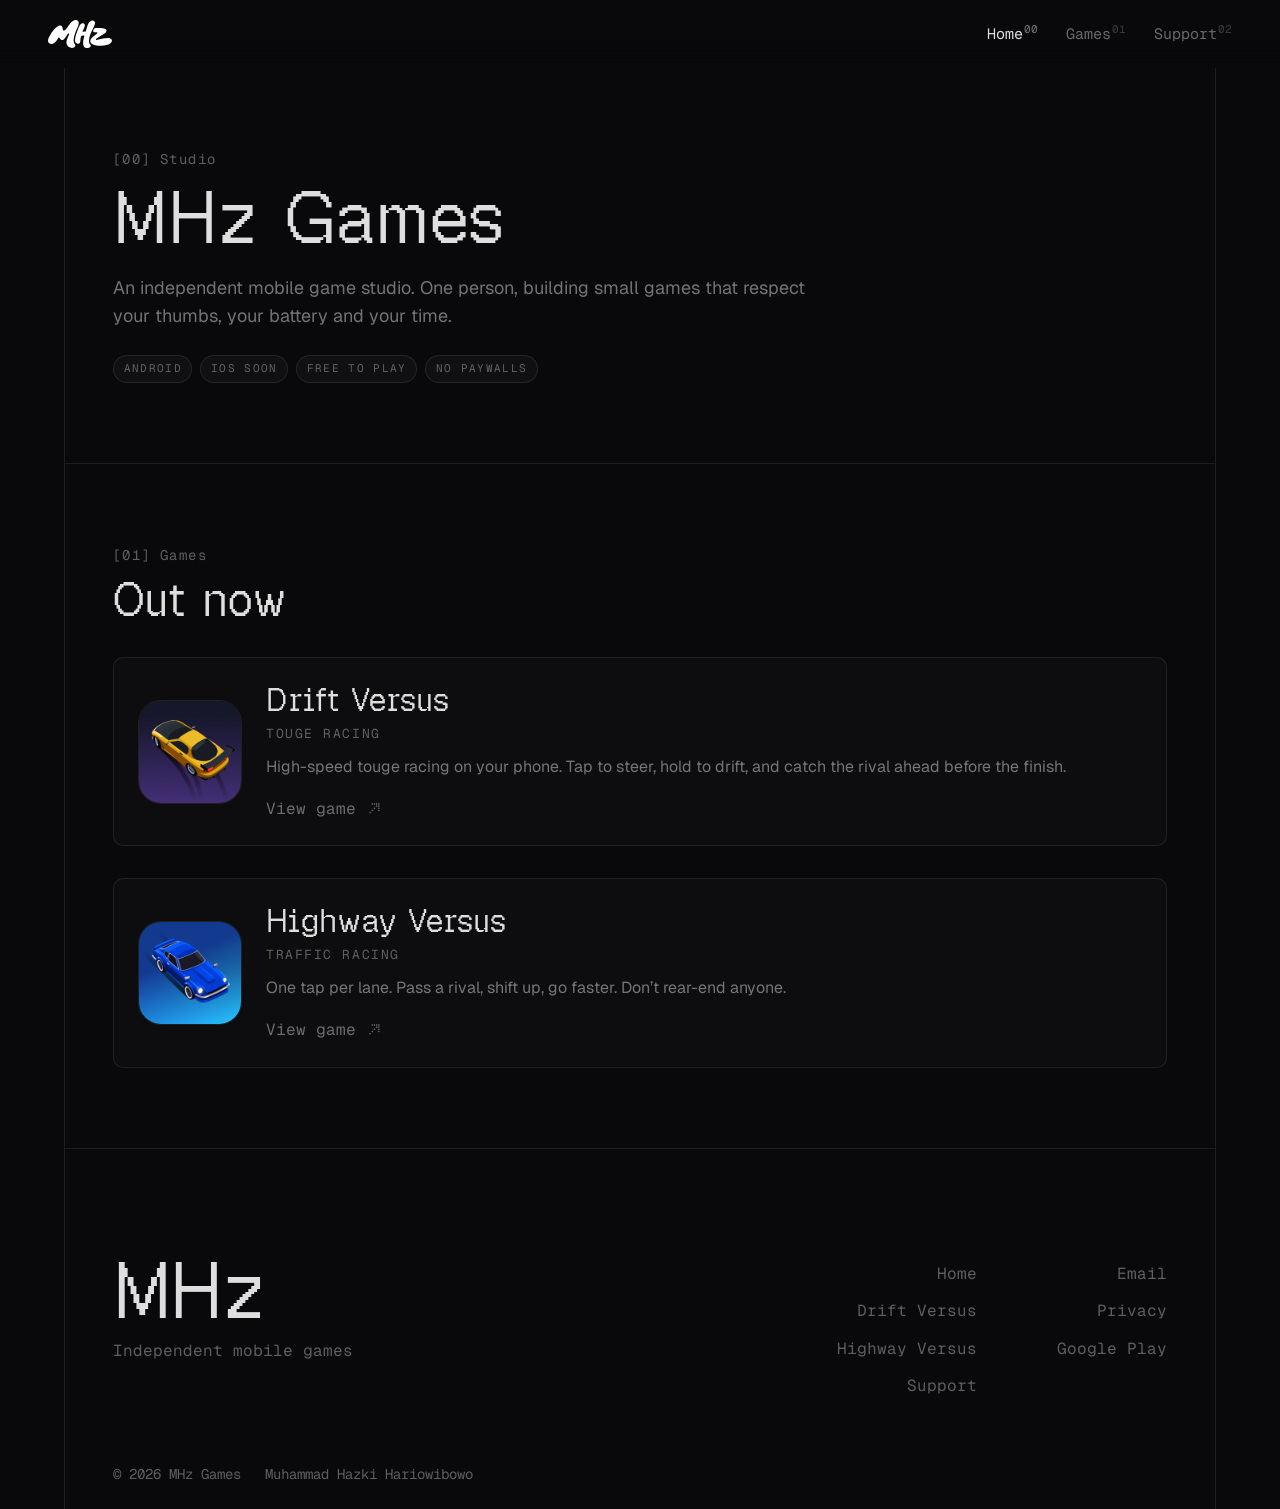
<file: index.html>
<!doctype html>
<html lang="en">
<head>
<meta charset="utf-8">
<meta name="viewport" content="width=device-width, initial-scale=1, viewport-fit=cover">
<meta name="theme-color" content="#13151B">
<title>MHz Games</title>
<meta name="description" content="MHz Games — an independent mobile game studio. Drift Versus, a high-speed touge racer, and Highway Versus, an endless traffic racer, are out now on Android.">
<link rel="canonical" href="https://mhzgames.com/">
<link rel="icon" type="image/png" href="/driftversus/img/icon-64.png">
<link rel="apple-touch-icon" href="/driftversus/img/icon-180.png">

<meta property="og:type" content="website">
<meta property="og:site_name" content="MHz Games">
<meta property="og:title" content="MHz Games">
<meta property="og:description" content="An independent mobile game studio. Drift Versus and Highway Versus are out now on Android.">
<meta property="og:url" content="https://mhzgames.com/">
<meta property="og:image" content="https://mhzgames.com/driftversus/img/banner.jpg">

<link rel="preconnect" href="https://fonts.googleapis.com">
<link rel="preconnect" href="https://fonts.gstatic.com" crossorigin>
<link rel="preload" href="/fonts/GeistPixel.woff2" as="font" type="font/woff2" crossorigin>
<link rel="stylesheet" href="https://fonts.googleapis.com/css2?family=Geist:wght@300..700&family=Geist+Mono:wght@400;500&display=swap">
<link rel="stylesheet" href="/styles.css">
</head>
<body>

<nav class="nav">
  <div class="nav-inner">
    <a class="nav-mark" href="/"><img src="/mhz-logo.svg" width="1538" height="673" alt="MHz Games"></a>
    <ul class="nav-links">
      <li><a class="nav-link" href="/" aria-current="page">Home<sup>00</sup></a></li>
      <li><a class="nav-link" href="/#games">Games<sup>01</sup></a></li>
      <li><a class="nav-link" href="/support/">Support<sup>02</sup></a></li>
    </ul>
  </div>
</nav>

<div class="shell">
  <div class="column">

    <header class="section inset">
      <p class="eyebrow">[00] Studio</p>
      <h1>MHz&nbsp;Games</h1>
      <p class="lede">An independent mobile game studio. One person, building small games that respect your thumbs, your battery and your time.</p>
      <ul class="tags">
        <li class="tag">Android</li>
        <li class="tag">iOS soon</li>
        <li class="tag">Free to play</li>
        <li class="tag">No paywalls</li>
      </ul>
    </header>

    <section class="section inset" id="games">
      <p class="eyebrow">[01] Games</p>
      <h2>Out now</h2>

      <a class="game" href="/driftversus/">
        <img class="game-icon" src="/driftversus/img/icon-512.png" width="512" height="512" alt="">
        <div class="game-body">
          <h3>Drift Versus</h3>
          <p class="game-sub">Touge Racing</p>
          <p class="game-desc">High-speed touge racing on your phone. Tap to steer, hold to drift, and catch the rival ahead before the finish.</p>
          <span class="btn-text game-cta">
            View game
            <svg width="16" height="16" viewBox="0 0 110 100" fill="currentColor" aria-hidden="true">
              <rect x="97" y="10" width="10" height="10" rx="3"/><rect x="82" y="10" width="10" height="10" rx="3"/>
              <rect x="97" y="25" width="10" height="10" rx="3"/><rect x="67" y="10" width="10" height="10" rx="3"/>
              <rect x="97" y="40" width="10" height="10" rx="3"/><rect x="52" y="10" width="10" height="10" rx="3"/>
              <rect x="97" y="55" width="10" height="10" rx="3"/><rect x="82" y="25" width="10" height="10" rx="3"/>
              <rect x="67" y="40" width="10" height="10" rx="3"/><rect x="52" y="55" width="10" height="10" rx="3"/>
              <rect x="37" y="70" width="10" height="10" rx="3"/>
            </svg>
          </span>
        </div>
      </a>

      <a class="game" href="/highwayversus/">
        <img class="game-icon" src="/highwayversus/img/icon-512.png" width="512" height="512" alt="">
        <div class="game-body">
          <h3>Highway Versus</h3>
          <p class="game-sub">Traffic Racing</p>
          <p class="game-desc">One tap per lane. Pass a rival, shift up, go faster. Don’t rear-end anyone.</p>
          <span class="btn-text game-cta">
            View game
            <svg width="16" height="16" viewBox="0 0 110 100" fill="currentColor" aria-hidden="true">
              <rect x="97" y="10" width="10" height="10" rx="3"/><rect x="82" y="10" width="10" height="10" rx="3"/>
              <rect x="97" y="25" width="10" height="10" rx="3"/><rect x="67" y="10" width="10" height="10" rx="3"/>
              <rect x="97" y="40" width="10" height="10" rx="3"/><rect x="52" y="10" width="10" height="10" rx="3"/>
              <rect x="97" y="55" width="10" height="10" rx="3"/><rect x="82" y="25" width="10" height="10" rx="3"/>
              <rect x="67" y="40" width="10" height="10" rx="3"/><rect x="52" y="55" width="10" height="10" rx="3"/>
              <rect x="37" y="70" width="10" height="10" rx="3"/>
            </svg>
          </span>
        </div>
      </a>
    </section>

  </div>
</div>

<footer class="footer">
  <div class="shell">
    <div class="footer-inner">
      <div class="footer-top">
        <div>
          <h2 class="footer-wordmark">MHz</h2>
          <p class="footer-tagline">Independent mobile games</p>
        </div>
        <nav class="footer-nav">
          <div class="footer-col">
            <a class="footer-link" href="/">Home</a>
            <a class="footer-link" href="/driftversus/">Drift Versus</a>
            <a class="footer-link" href="/highwayversus/">Highway Versus</a>
            <a class="footer-link" href="/support/">Support</a>
          </div>
          <div class="footer-col">
            <a class="footer-link" href="mailto:hello@mhzgames.com">Email</a>
            <a class="footer-link" href="https://privacy.mhzgames.com/" target="_blank" rel="noopener noreferrer">Privacy</a>
            <a class="footer-link" href="https://play.google.com/store/apps/details?id=id.mhz.driftversus" target="_blank" rel="noopener noreferrer">Google Play</a>
          </div>
        </nav>
      </div>
      <div class="footer-bottom">
        <p>© 2026 MHz Games</p>
        <p>Muhammad Hazki Hariowibowo</p>
      </div>
    </div>
  </div>
</footer>

<style>
/* Front-door game card. Built on the portfolio's project-row pattern: a
   hairline border on the page background, and the hover state lifts the
   border and fires the `.btn-text` glow rather than tinting the card. */
.game {
    display: flex;
    gap: 1.5rem;
    align-items: center;
    margin-top: 2rem;
    padding: 1.5rem;
    border: 1px solid var(--border);
    border-radius: var(--radius);
    background: rgba(255, 255, 255, 0.02);
    text-decoration: none;
    color: inherit;
    transition: border-color 300ms ease, background 300ms ease;
}
.game:hover {
    border-color: color-mix(in oklch, var(--foreground) 30%, transparent);
    background: rgba(255, 255, 255, 0.045);
}
.game-icon {
    width: 6.5rem;
    height: 6.5rem;
    flex: none;
    border-radius: 22%;
    border: 1px solid var(--border);
}
.game-body { min-width: 0; }
.game-sub {
    font-family: var(--font-mono);
    font-size: 0.8125rem;
    letter-spacing: 0.12em;
    text-transform: uppercase;
    color: color-mix(in oklch, var(--foreground) 40%, transparent);
    margin: 0.4rem 0 0;
}
.game-desc {
    color: color-mix(in oklch, var(--foreground) 50%, transparent);
    margin: 0.6rem 0 0;
}
.game-cta { margin-top: 1rem; }
/* The whole card is the hit target, so the glow follows the card's hover,
   not the span's. */
.game:hover .game-cta {
    opacity: 1;
    filter:
        drop-shadow(0 0 12px rgba(255, 255, 255, 0.4))
        drop-shadow(0 0 25px rgba(255, 255, 255, 0.2));
}

/* Unreleased: no link, so no hover lift and no glowing CTA. The dimmed
   icon and the status pill carry the difference. */
.game-wip { cursor: default; }
.game-wip:hover {
    border-color: var(--border);
    background: rgba(255, 255, 255, 0.02);
}
.game-wip .game-icon { opacity: 0.75; }

.status {
    display: inline-block;
    margin-top: 1rem;
    padding: 0.25rem 0.7rem;
    font-family: var(--font-mono);
    font-size: 0.6875rem;
    text-transform: uppercase;
    letter-spacing: 0.12em;
    border: 1px solid var(--border);
    border-radius: 999px;
    color: color-mix(in oklch, var(--foreground) 40%, transparent);
}

@media (max-width: 34rem) {
    .game { flex-direction: column; align-items: flex-start; gap: 1.25rem; }
    .game-icon { width: 5rem; height: 5rem; }
}
</style>

</body>
</html>
</file>
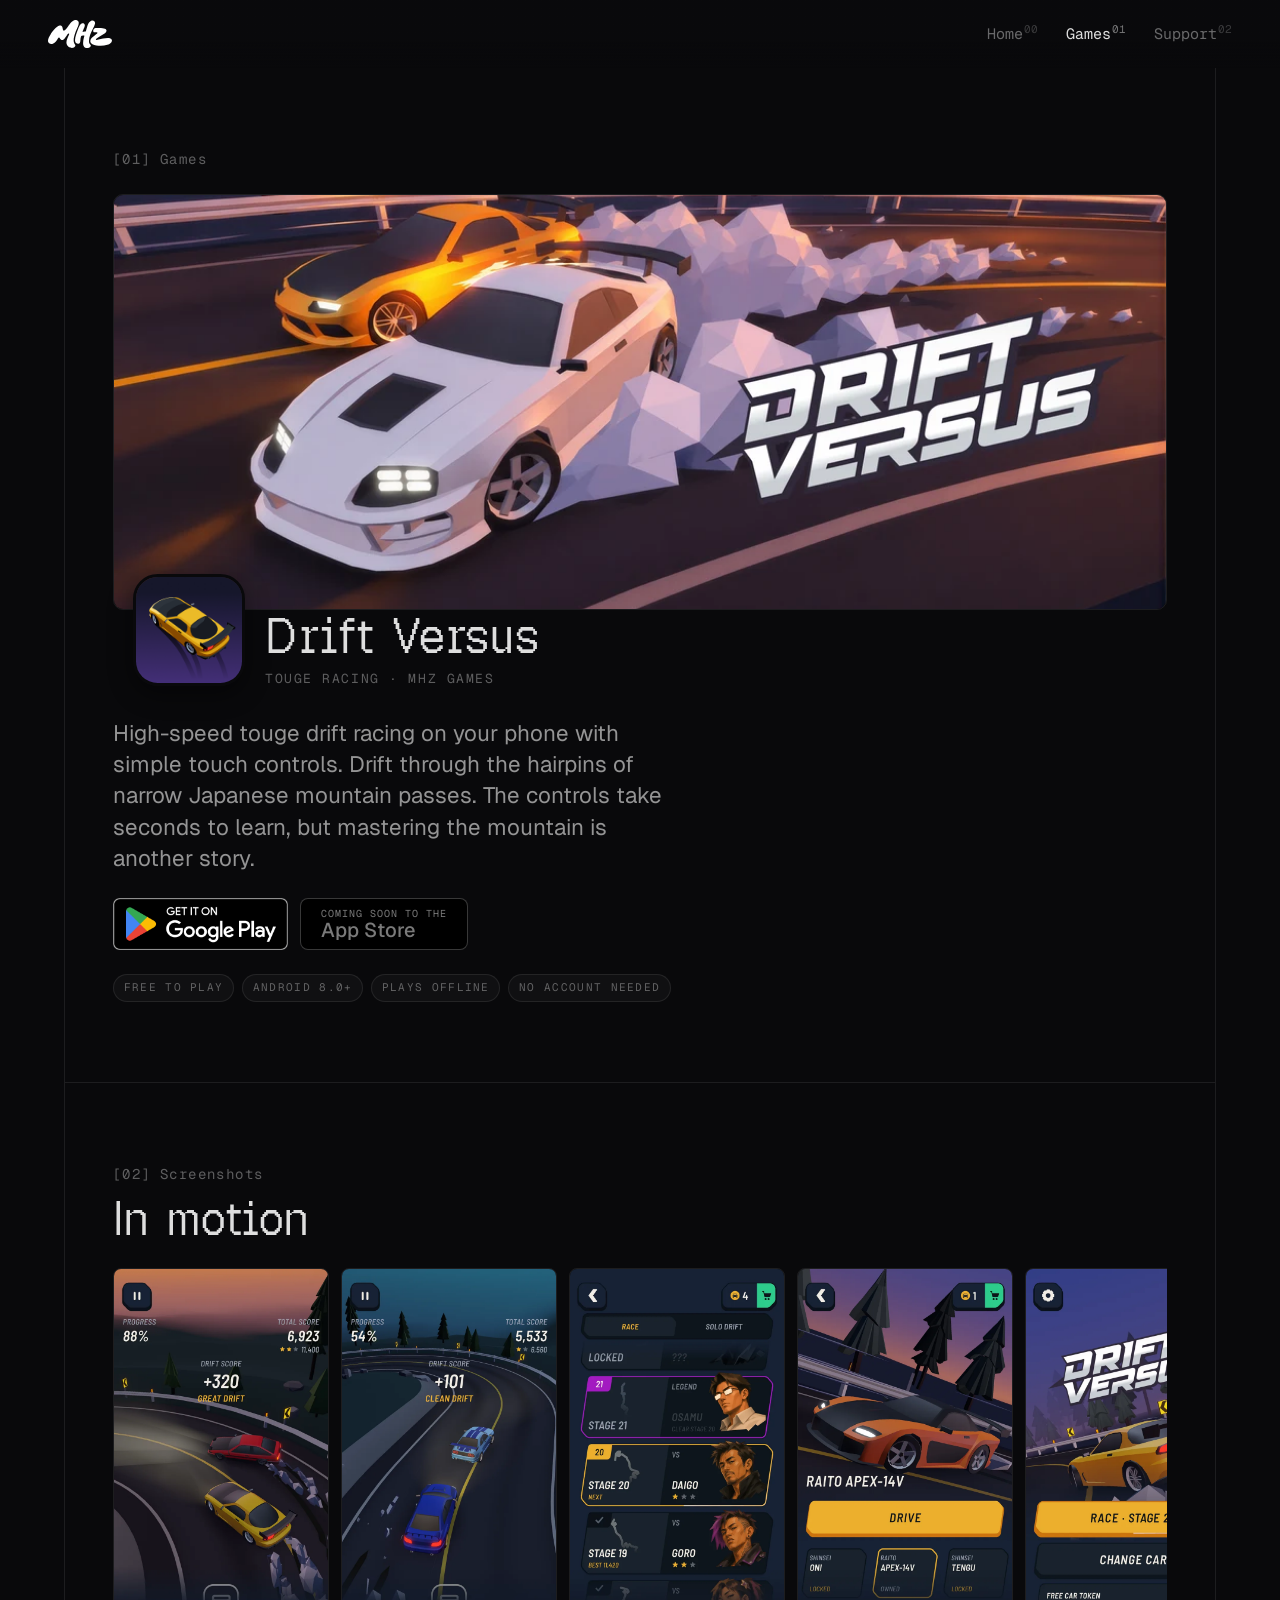
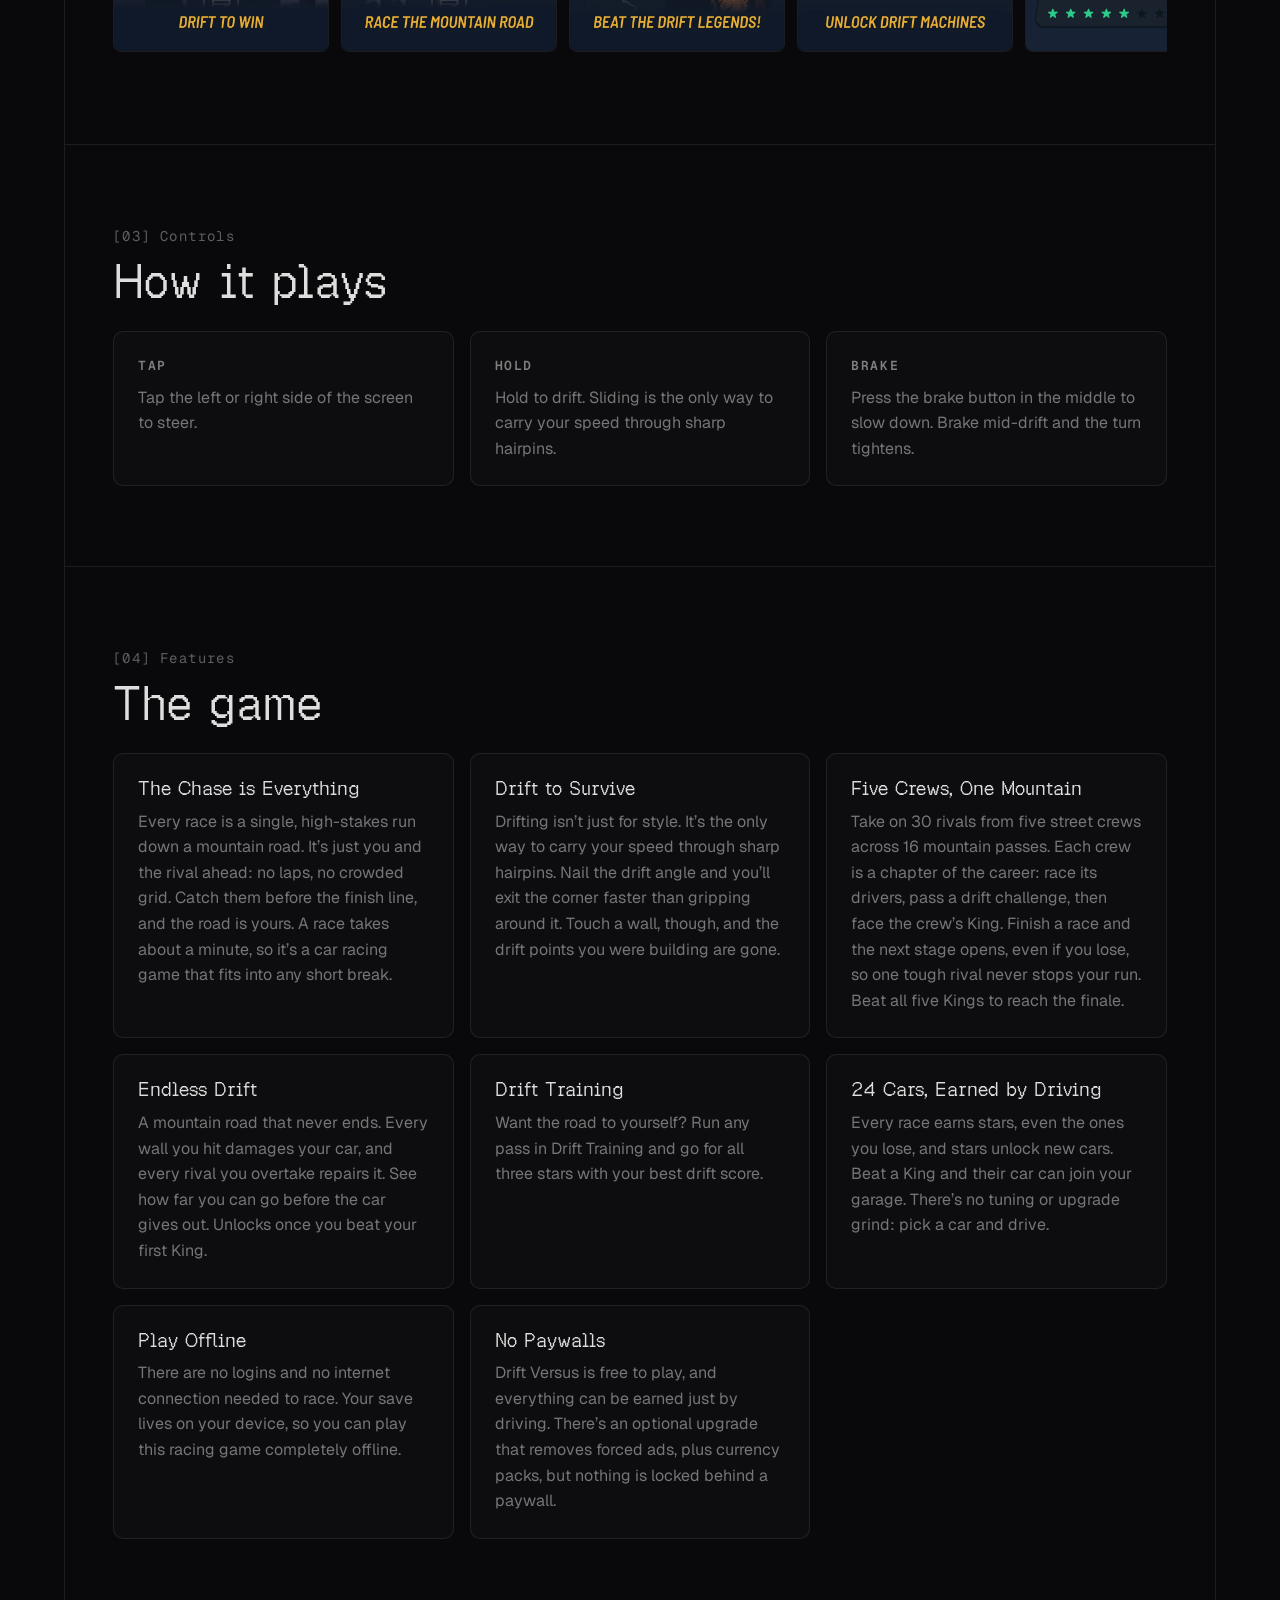
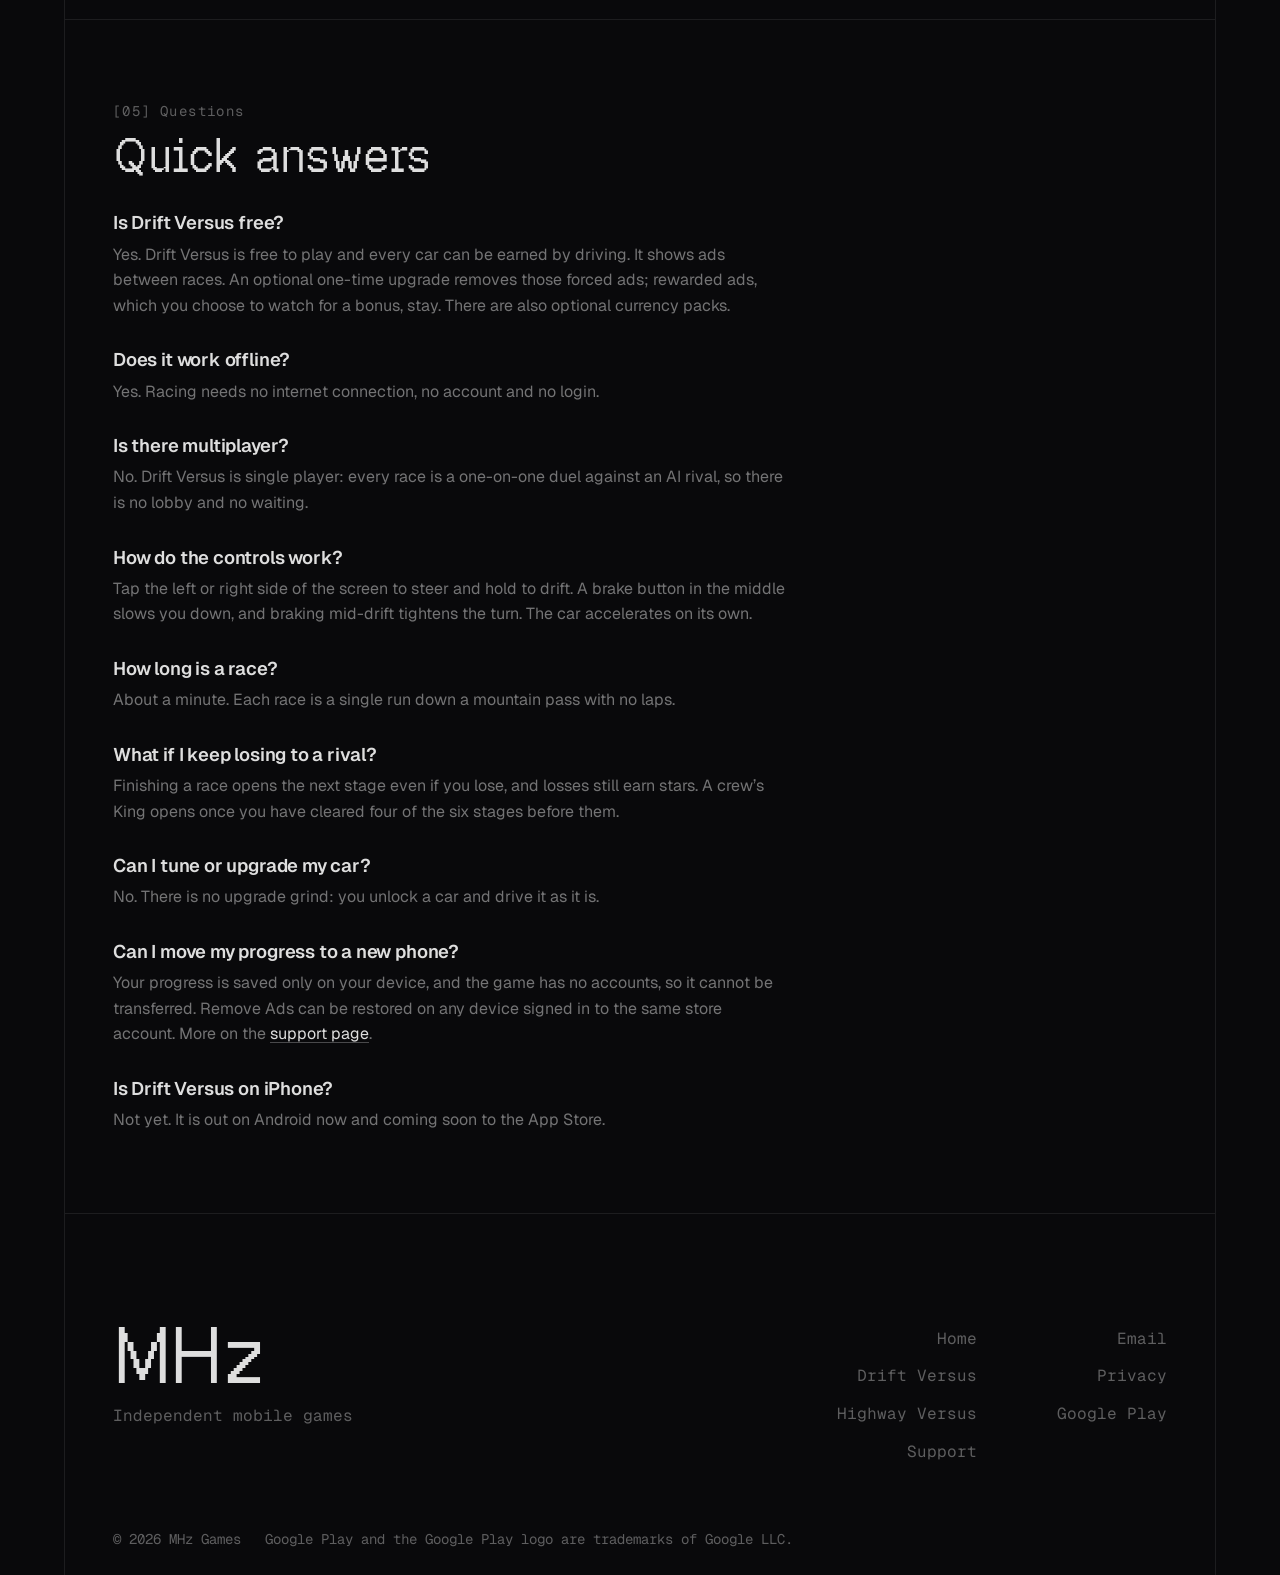
<file: driftversus/index.html>
<!doctype html>
<html lang="en">
<head>
<meta charset="utf-8">
<meta name="viewport" content="width=device-width, initial-scale=1, viewport-fit=cover">
<meta name="theme-color" content="#13151B">
<title>Drift Versus: Touge Racing — MHz Games</title>
<meta name="description" content="Touge drift racing game for Android. Chase a rival down narrow Japanese mountain passes, drift through hairpins and beat five street crews, or run Endless Drift. Simple touch controls, plays offline, free.">
<link rel="canonical" href="https://mhzgames.com/driftversus/">
<link rel="icon" type="image/png" href="img/icon-64.png">
<link rel="apple-touch-icon" href="img/icon-180.png">

<meta property="og:type" content="website">
<meta property="og:site_name" content="MHz Games">
<meta property="og:title" content="Drift Versus: Touge Racing">
<meta property="og:description" content="High-speed touge drift racing on your phone with simple touch controls. Tap to steer, hold to drift, and catch the rival ahead.">
<meta property="og:url" content="https://mhzgames.com/driftversus/">
<meta property="og:image" content="https://mhzgames.com/driftversus/img/banner.jpg">
<meta property="og:image:width" content="1024">
<meta property="og:image:height" content="500">
<meta name="twitter:card" content="summary_large_image">

<script type="application/ld+json">
{
  "@context": "https://schema.org",
  "@type": "VideoGame",
  "name": "Drift Versus: Touge Racing",
  "url": "https://mhzgames.com/driftversus/",
  "image": "https://mhzgames.com/driftversus/img/icon-512.png",
  "description": "High-speed touge drift racing on your phone with simple touch controls. Chase a rival down a narrow Japanese mountain pass and catch them before the finish.",
  "genre": ["Racing", "Drift racing", "Arcade"],
  "gamePlatform": "Android",
  "operatingSystem": "Android 8.0+",
  "applicationCategory": "GameApplication",
  "applicationSubCategory": "Racing",
  "playMode": "SinglePlayer",
  "numberOfPlayers": { "@type": "QuantitativeValue", "value": 1 },
  "contentRating": "Everyone",
  "inLanguage": "en",
  "installUrl": "https://play.google.com/store/apps/details?id=id.mhz.driftversus",
  "sameAs": ["https://play.google.com/store/apps/details?id=id.mhz.driftversus"],
  "author": { "@type": "Organization", "name": "MHz Games", "url": "https://mhzgames.com/" },
  "offers": { "@type": "Offer", "price": "0", "priceCurrency": "USD" }
}
</script>

<!-- Mirrors the visible Questions section word for word: search and the
     store's AI answers quote this, so the two must never disagree. -->
<script type="application/ld+json">
{
  "@context": "https://schema.org",
  "@type": "FAQPage",
  "mainEntity": [
    { "@type": "Question", "name": "Is Drift Versus free?",
      "acceptedAnswer": { "@type": "Answer", "text": "Yes. Drift Versus is free to play and every car can be earned by driving. It shows ads between races. An optional one-time upgrade removes those forced ads; rewarded ads, which you choose to watch for a bonus, stay. There are also optional currency packs." } },
    { "@type": "Question", "name": "Does it work offline?",
      "acceptedAnswer": { "@type": "Answer", "text": "Yes. Racing needs no internet connection, no account and no login." } },
    { "@type": "Question", "name": "Is there multiplayer?",
      "acceptedAnswer": { "@type": "Answer", "text": "No. Drift Versus is single player: every race is a one-on-one duel against an AI rival, so there is no lobby and no waiting." } },
    { "@type": "Question", "name": "How do the controls work?",
      "acceptedAnswer": { "@type": "Answer", "text": "Tap the left or right side of the screen to steer and hold to drift. A brake button in the middle slows you down, and braking mid-drift tightens the turn. The car accelerates on its own." } },
    { "@type": "Question", "name": "How long is a race?",
      "acceptedAnswer": { "@type": "Answer", "text": "About a minute. Each race is a single run down a mountain pass with no laps." } },
    { "@type": "Question", "name": "What if I keep losing to a rival?",
      "acceptedAnswer": { "@type": "Answer", "text": "Finishing a race opens the next stage even if you lose, and losses still earn stars. A crew's King opens once you have cleared four of the six stages before them." } },
    { "@type": "Question", "name": "Can I tune or upgrade my car?",
      "acceptedAnswer": { "@type": "Answer", "text": "No. There is no upgrade grind: you unlock a car and drive it as it is." } },
    { "@type": "Question", "name": "Can I move my progress to a new phone?",
      "acceptedAnswer": { "@type": "Answer", "text": "Your progress is saved only on your device, and the game has no accounts, so it cannot be transferred. Remove Ads can be restored on any device signed in to the same store account." } },
    { "@type": "Question", "name": "Is Drift Versus on iPhone?",
      "acceptedAnswer": { "@type": "Answer", "text": "Not yet. It is out on Android now and coming soon to the App Store." } }
  ]
}
</script>

<link rel="preconnect" href="https://fonts.googleapis.com">
<link rel="preconnect" href="https://fonts.gstatic.com" crossorigin>
<link rel="preload" href="/fonts/GeistPixel.woff2" as="font" type="font/woff2" crossorigin>
<link rel="stylesheet" href="https://fonts.googleapis.com/css2?family=Geist:wght@300..700&family=Geist+Mono:wght@400;500&display=swap">
<link rel="stylesheet" href="/styles.css">
</head>
<body>

<nav class="nav">
  <div class="nav-inner">
    <a class="nav-mark" href="/"><img src="/mhz-logo.svg" width="1538" height="673" alt="MHz Games"></a>
    <ul class="nav-links">
      <li><a class="nav-link" href="/">Home<sup>00</sup></a></li>
      <li><a class="nav-link" href="/#games" aria-current="page">Games<sup>01</sup></a></li>
      <li><a class="nav-link" href="/support/">Support<sup>02</sup></a></li>
    </ul>
  </div>
</nav>

<div class="shell">
  <div class="column">

    <header class="section inset hero">
      <p class="eyebrow">[01] Games</p>

      <img class="banner" src="img/banner.webp" width="1024" height="500"
           alt="Two cars drifting side by side through a mountain corner, with the Drift Versus logo">

      <div class="title-row">
        <img class="app-icon" src="img/icon-512.png" width="512" height="512" alt="Drift Versus app icon">
        <div>
          <h1>Drift Versus</h1>
          <p class="by">Touge Racing · MHz Games</p>
        </div>
      </div>

      <p class="pitch">High-speed touge drift racing on your phone with simple touch controls. Drift through the hairpins of narrow Japanese mountain passes. The controls take seconds to learn, but mastering the mountain is another story.</p>

      <div class="cta">
        <a class="play-badge" href="https://play.google.com/store/apps/details?id=id.mhz.driftversus">
          <img src="img/google-play-badge.png" width="564" height="168" alt="Get it on Google Play">
        </a>
        <span class="store-soon" aria-disabled="true">
          <small>Coming soon to the</small>
          <span>App Store</span>
        </span>
      </div>

      <ul class="tags">
        <li class="tag">Free to play</li>
        <li class="tag">Android 8.0+</li>
        <li class="tag">Plays offline</li>
        <li class="tag">No account needed</li>
      </ul>
    </header>

    <section class="section inset">
      <p class="eyebrow">[02] Screenshots</p>
      <h2>In motion</h2>
      <!-- The strip scrolls, not the document: a phone never gets a
           sideways-scrolling page. -->
      <div class="shots" role="list">
        <img role="listitem" src="img/shot-race.webp" width="720" height="1280" loading="lazy" alt="Drifting a yellow car past a rival on a mountain corner, drift score +320">
        <img role="listitem" src="img/shot-mountain.webp" width="720" height="1280" loading="lazy" alt="Two cars chasing down a winding mountain road at night">
        <img role="listitem" src="img/shot-legends.webp" width="720" height="1280" loading="lazy" alt="The career ladder with rival portraits and a Legend">
        <img role="listitem" src="img/shot-garage.webp" width="720" height="1280" loading="lazy" alt="The garage showing the orange Raito Apex-14V">
        <img role="listitem" src="img/shot-home.webp" width="720" height="1280" loading="lazy" alt="The home screen with the Drift Versus logo and a yellow car">
      </div>
    </section>

    <section class="section inset">
      <p class="eyebrow">[03] Controls</p>
      <h2>How it plays</h2>
      <div class="grid steps">
        <div class="card step">
          <b>Tap</b>
          <p>Tap the left or right side of the screen to steer.</p>
        </div>
        <div class="card step">
          <b>Hold</b>
          <p>Hold to drift. Sliding is the only way to carry your speed through sharp hairpins.</p>
        </div>
        <div class="card step">
          <b>Brake</b>
          <p>Press the brake button in the middle to slow down. Brake mid-drift and the turn tightens.</p>
        </div>
      </div>
    </section>

    <section class="section inset">
      <p class="eyebrow">[04] Features</p>
      <h2>The game</h2>
      <div class="grid features">
        <section class="card feature">
          <h3>The Chase is Everything</h3>
          <p>Every race is a single, high-stakes run down a mountain road. It’s just you and the rival ahead: no laps, no crowded grid. Catch them before the finish line, and the road is yours. A race takes about a minute, so it’s a car racing game that fits into any short break.</p>
        </section>
        <section class="card feature">
          <h3>Drift to Survive</h3>
          <p>Drifting isn’t just for style. It’s the only way to carry your speed through sharp hairpins. Nail the drift angle and you’ll exit the corner faster than gripping around it. Touch a wall, though, and the drift points you were building are gone.</p>
        </section>
        <section class="card feature">
          <h3>Five Crews, One Mountain</h3>
          <p>Take on 30 rivals from five street crews across 16 mountain passes. Each crew is a chapter of the career: race its drivers, pass a drift challenge, then face the crew’s King. Finish a race and the next stage opens, even if you lose, so one tough rival never stops your run. Beat all five Kings to reach the finale.</p>
        </section>
        <section class="card feature">
          <h3>Endless Drift</h3>
          <p>A mountain road that never ends. Every wall you hit damages your car, and every rival you overtake repairs it. See how far you can go before the car gives out. Unlocks once you beat your first King.</p>
        </section>
        <section class="card feature">
          <h3>Drift Training</h3>
          <p>Want the road to yourself? Run any pass in Drift Training and go for all three stars with your best drift score.</p>
        </section>
        <section class="card feature">
          <h3>24 Cars, Earned by Driving</h3>
          <p>Every race earns stars, even the ones you lose, and stars unlock new cars. Beat a King and their car can join your garage. There’s no tuning or upgrade grind: pick a car and drive.</p>
        </section>
        <section class="card feature">
          <h3>Play Offline</h3>
          <p>There are no logins and no internet connection needed to race. Your save lives on your device, so you can play this racing game completely offline.</p>
        </section>
        <section class="card feature">
          <h3>No Paywalls</h3>
          <p>Drift Versus is free to play, and everything can be earned just by driving. There’s an optional upgrade that removes forced ads, plus currency packs, but nothing is locked behind a paywall.</p>
        </section>
      </div>
    </section>

    <section class="section inset">
      <p class="eyebrow">[05] Questions</p>
      <h2>Quick answers</h2>
      <!-- Keep in step with the FAQPage block in the head. -->
      <div class="prose">
        <h4>Is Drift Versus free?</h4>
        <p>Yes. Drift Versus is free to play and every car can be earned by driving. It shows ads between races. An optional one-time upgrade removes those forced ads; rewarded ads, which you choose to watch for a bonus, stay. There are also optional currency packs.</p>
        <h4>Does it work offline?</h4>
        <p>Yes. Racing needs no internet connection, no account and no login.</p>
        <h4>Is there multiplayer?</h4>
        <p>No. Drift Versus is single player: every race is a one-on-one duel against an AI rival, so there is no lobby and no waiting.</p>
        <h4>How do the controls work?</h4>
        <p>Tap the left or right side of the screen to steer and hold to drift. A brake button in the middle slows you down, and braking mid-drift tightens the turn. The car accelerates on its own.</p>
        <h4>How long is a race?</h4>
        <p>About a minute. Each race is a single run down a mountain pass with no laps.</p>
        <h4>What if I keep losing to a rival?</h4>
        <p>Finishing a race opens the next stage even if you lose, and losses still earn stars. A crew’s King opens once you have cleared four of the six stages before them.</p>
        <h4>Can I tune or upgrade my car?</h4>
        <p>No. There is no upgrade grind: you unlock a car and drive it as it is.</p>
        <h4>Can I move my progress to a new phone?</h4>
        <p>Your progress is saved only on your device, and the game has no accounts, so it cannot be transferred. Remove Ads can be restored on any device signed in to the same store account. More on the <a href="/support/">support page</a>.</p>
        <h4>Is Drift Versus on iPhone?</h4>
        <p>Not yet. It is out on Android now and coming soon to the App Store.</p>
      </div>
    </section>

  </div>
</div>

<footer class="footer">
  <div class="shell">
    <div class="footer-inner">
      <div class="footer-top">
        <div>
          <h2 class="footer-wordmark">MHz</h2>
          <p class="footer-tagline">Independent mobile games</p>
        </div>
        <nav class="footer-nav">
          <div class="footer-col">
            <a class="footer-link" href="/">Home</a>
            <a class="footer-link" href="/driftversus/">Drift Versus</a>
            <a class="footer-link" href="/highwayversus/">Highway Versus</a>
            <a class="footer-link" href="/support/">Support</a>
          </div>
          <div class="footer-col">
            <a class="footer-link" href="mailto:hello@mhzgames.com">Email</a>
            <a class="footer-link" href="https://privacy.mhzgames.com/driftversus/" target="_blank" rel="noopener noreferrer">Privacy</a>
            <a class="footer-link" href="https://play.google.com/store/apps/details?id=id.mhz.driftversus" target="_blank" rel="noopener noreferrer">Google Play</a>
          </div>
        </nav>
      </div>
      <div class="footer-bottom">
        <p>© 2026 MHz Games</p>
        <p>Google Play and the Google Play logo are trademarks of Google LLC.</p>
      </div>
    </div>
  </div>
</footer>

<style>
/* Page-specific: the hero banner with the icon overlapping its lower edge. */
/* The banner keeps its aspect ratio until the column gets wide, then the
   cap takes over and the artwork crops rather than growing to ~630px tall
   and swallowing the fold. */
.banner {
    width: 100%;
    aspect-ratio: 1024 / 500;
    max-height: 26rem;
    object-fit: cover;
    border: 1px solid var(--border);
    border-radius: var(--radius);
    margin-top: 1.5rem;
}
.title-row {
    display: flex;
    gap: 1.25rem;
    align-items: center;
    position: relative;
    margin: -2.5rem 0 0 1.25rem;
}
.app-icon {
    width: 7rem;
    height: 7rem;
    flex: none;
    border-radius: 22%;
    border: 3px solid var(--background);
    box-shadow: 0 8px 24px rgba(0, 0, 0, 0.45);
}
.title-row h1 {
    margin: 2.5rem 0 0;
    font-size: clamp(1.9rem, 7vw, 3rem);
}
.title-row .by {
    margin: 0.35rem 0 0;
    font-family: var(--font-mono);
    font-size: 0.8125rem;
    letter-spacing: 0.12em;
    text-transform: uppercase;
    color: color-mix(in oklch, var(--foreground) 40%, transparent);
}
.pitch {
    margin: 1.75rem 0 1.5rem;
    font-size: clamp(1.15rem, 3.5vw, 1.4rem);
    line-height: 1.4;
    color: color-mix(in oklch, var(--foreground) 65%, transparent);
    max-width: 36rem;
}
.cta { display: flex; flex-wrap: wrap; gap: 0.75rem; align-items: center; }
/* Google's badge is used as supplied: their guidelines ask that it is never
   recoloured, restyled, or drawn smaller than other store badges beside it.
   It stays full-colour even though the rest of the page is monochrome. */
.play-badge img { height: 3.25rem; width: auto; }

/* The App Store slot, sized and shaped to sit beside the Play badge. iOS
   isn't out, so it's a dimmed placeholder rather than Apple's badge. */
.store-soon {
    display: inline-flex;
    flex-direction: column;
    justify-content: center;
    height: 3.25rem;
    padding: 0 1.25rem;
    border: 1px solid color-mix(in oklch, var(--foreground) 25%, transparent);
    border-radius: 0.5rem;
    background: #000;
    color: color-mix(in oklch, var(--foreground) 55%, transparent);
    line-height: 1.1;
    cursor: default;
}
.store-soon small {
    font-family: var(--font-mono);
    font-size: 0.625rem;
    letter-spacing: 0.1em;
    text-transform: uppercase;
}
.store-soon span { font-size: 1.25rem; font-weight: 500; }

/* Screenshot strip. */
.shots {
    display: flex;
    gap: 0.75rem;
    overflow-x: auto;
    scroll-snap-type: x mandatory;
    margin-top: 1.5rem;
    padding-bottom: 0.75rem;
    scrollbar-color: rgba(255, 255, 255, 0.2) transparent;
}
.shots img {
    flex: none;
    width: min(62vw, 13.5rem);
    aspect-ratio: 9 / 16;
    object-fit: cover;
    scroll-snap-align: start;
    border: 1px solid var(--border);
    border-radius: calc(var(--radius) * 0.8);
}

.grid { margin-top: 1.5rem; }

.step b {
    display: block;
    font-family: var(--font-mono);
    font-size: 0.8125rem;
    text-transform: uppercase;
    letter-spacing: 0.12em;
    color: color-mix(in oklch, var(--foreground) 55%, transparent);
    margin-bottom: 0.5rem;
}
.step p { color: color-mix(in oklch, var(--foreground) 50%, transparent); }

.features { grid-template-columns: repeat(auto-fit, minmax(18rem, 1fr)); }
.feature h3 { font-size: 1.2rem; }
.feature p {
    margin: 0.6rem 0 0;
    color: color-mix(in oklch, var(--foreground) 50%, transparent);
}

/* Phones: both store buttons have to land in the first screen, so the hero
   is tightened and the buttons move up above the pitch, stacked full width.
   The Play badge itself is never stretched; its link becomes a black bar the
   width of the column with the badge centred, edge to edge with the bar's
   own matching border, so it reads as one button. */
@media (max-width: 36rem) {
    .hero { display: flex; flex-direction: column; padding-top: 0.5rem; }
    .hero .eyebrow { display: none; }
    .banner { margin-top: 0; }
    .title-row { margin: -1.75rem 0 0 0.75rem; gap: 0.9rem; }
    .app-icon { width: 5.25rem; height: 5.25rem; }
    .title-row h1 { margin-top: 1.9rem; }
    .title-row .by { font-size: 0.75rem; letter-spacing: 0.08em; }

    .cta {
        order: 1;
        display: grid;
        grid-template-columns: 1fr;
        gap: 0.625rem;
        margin-top: 1.25rem;
    }
    .play-badge {
        display: flex;
        justify-content: center;
        background: #000;
        border: 1px solid #a6a6a6;
        border-radius: 0.5rem;
        overflow: hidden;
    }
    /* Clip the badge's own hairline frame so the bar's border is the only
       one; the badge's black field runs straight into the bar's. */
    .play-badge img { height: calc(3.5rem - 2px); clip-path: inset(4px); }
    .store-soon {
        width: 100%;
        height: 3.5rem;
        align-items: center;
        text-align: center;
    }
    .pitch { order: 2; margin: 1.5rem 0 0; font-size: 1.1rem; }
    .tags { order: 3; }
}
</style>

</body>
</html>
</file>
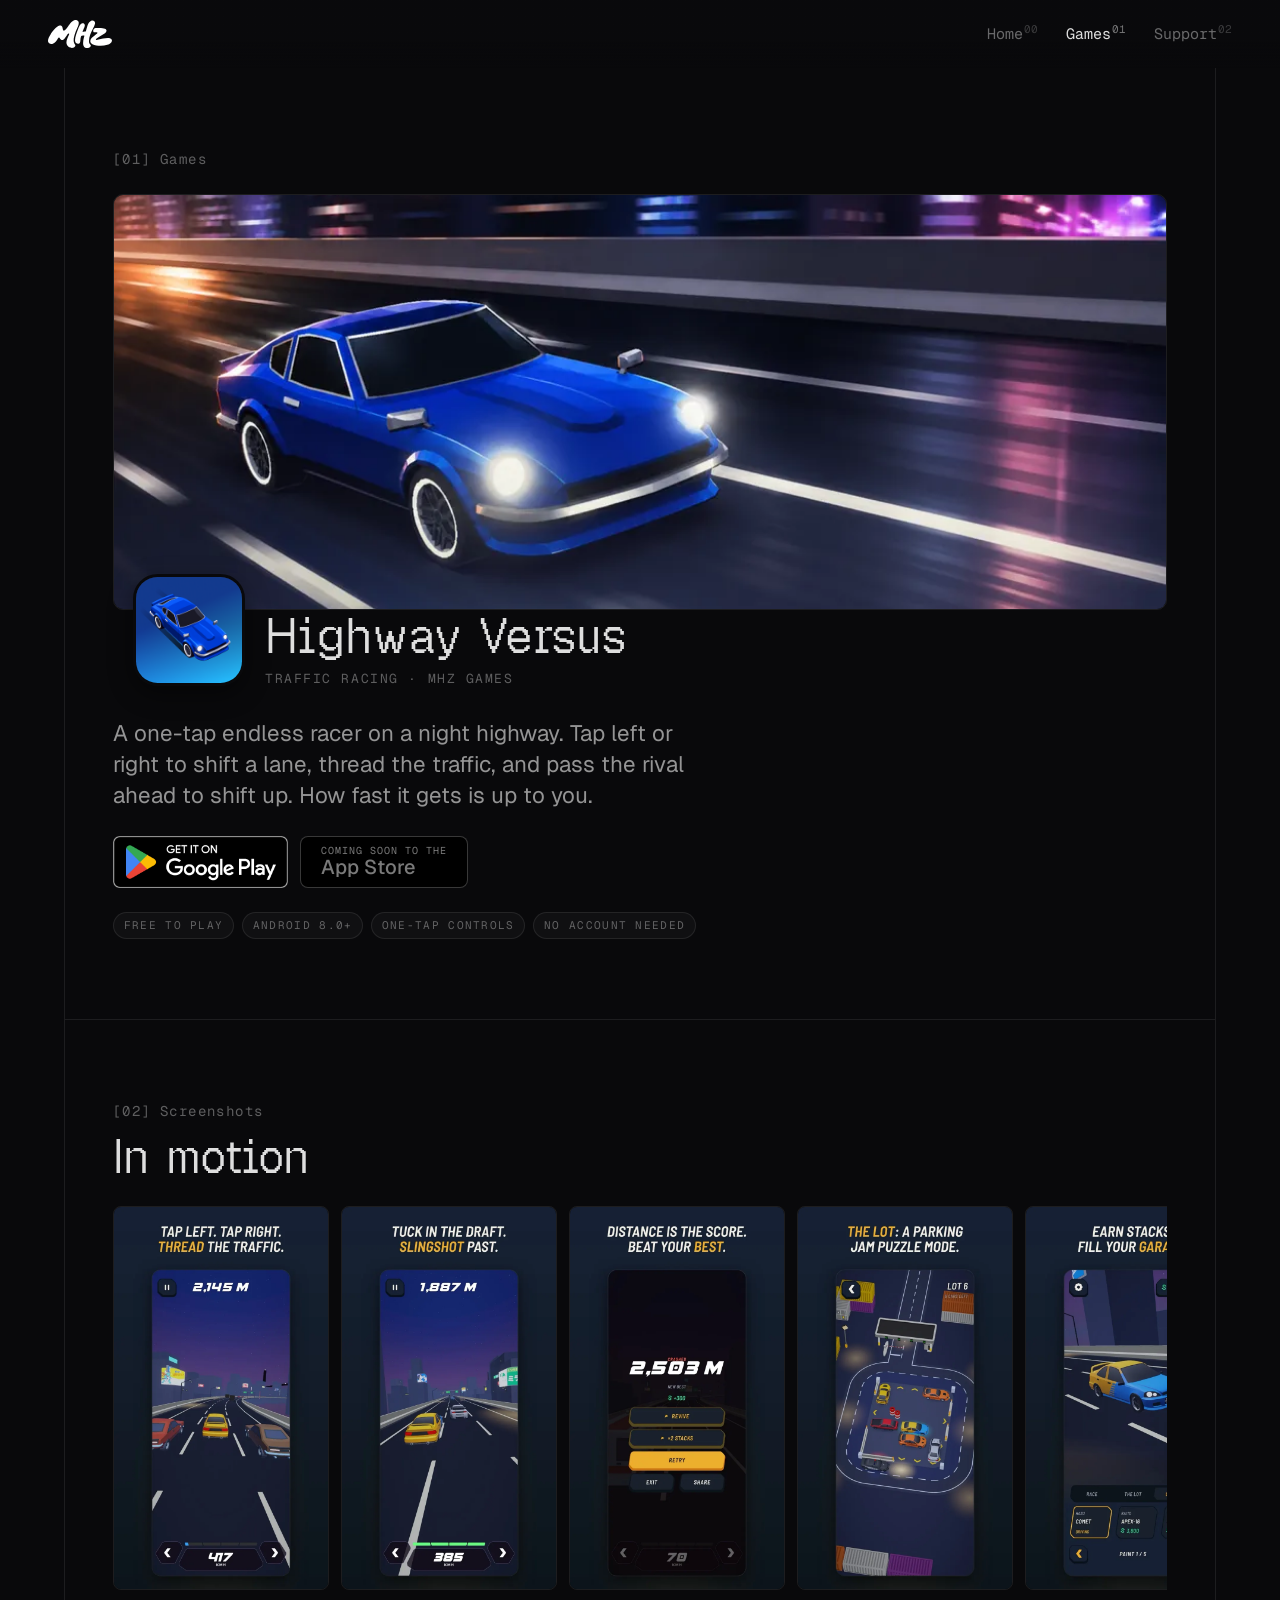
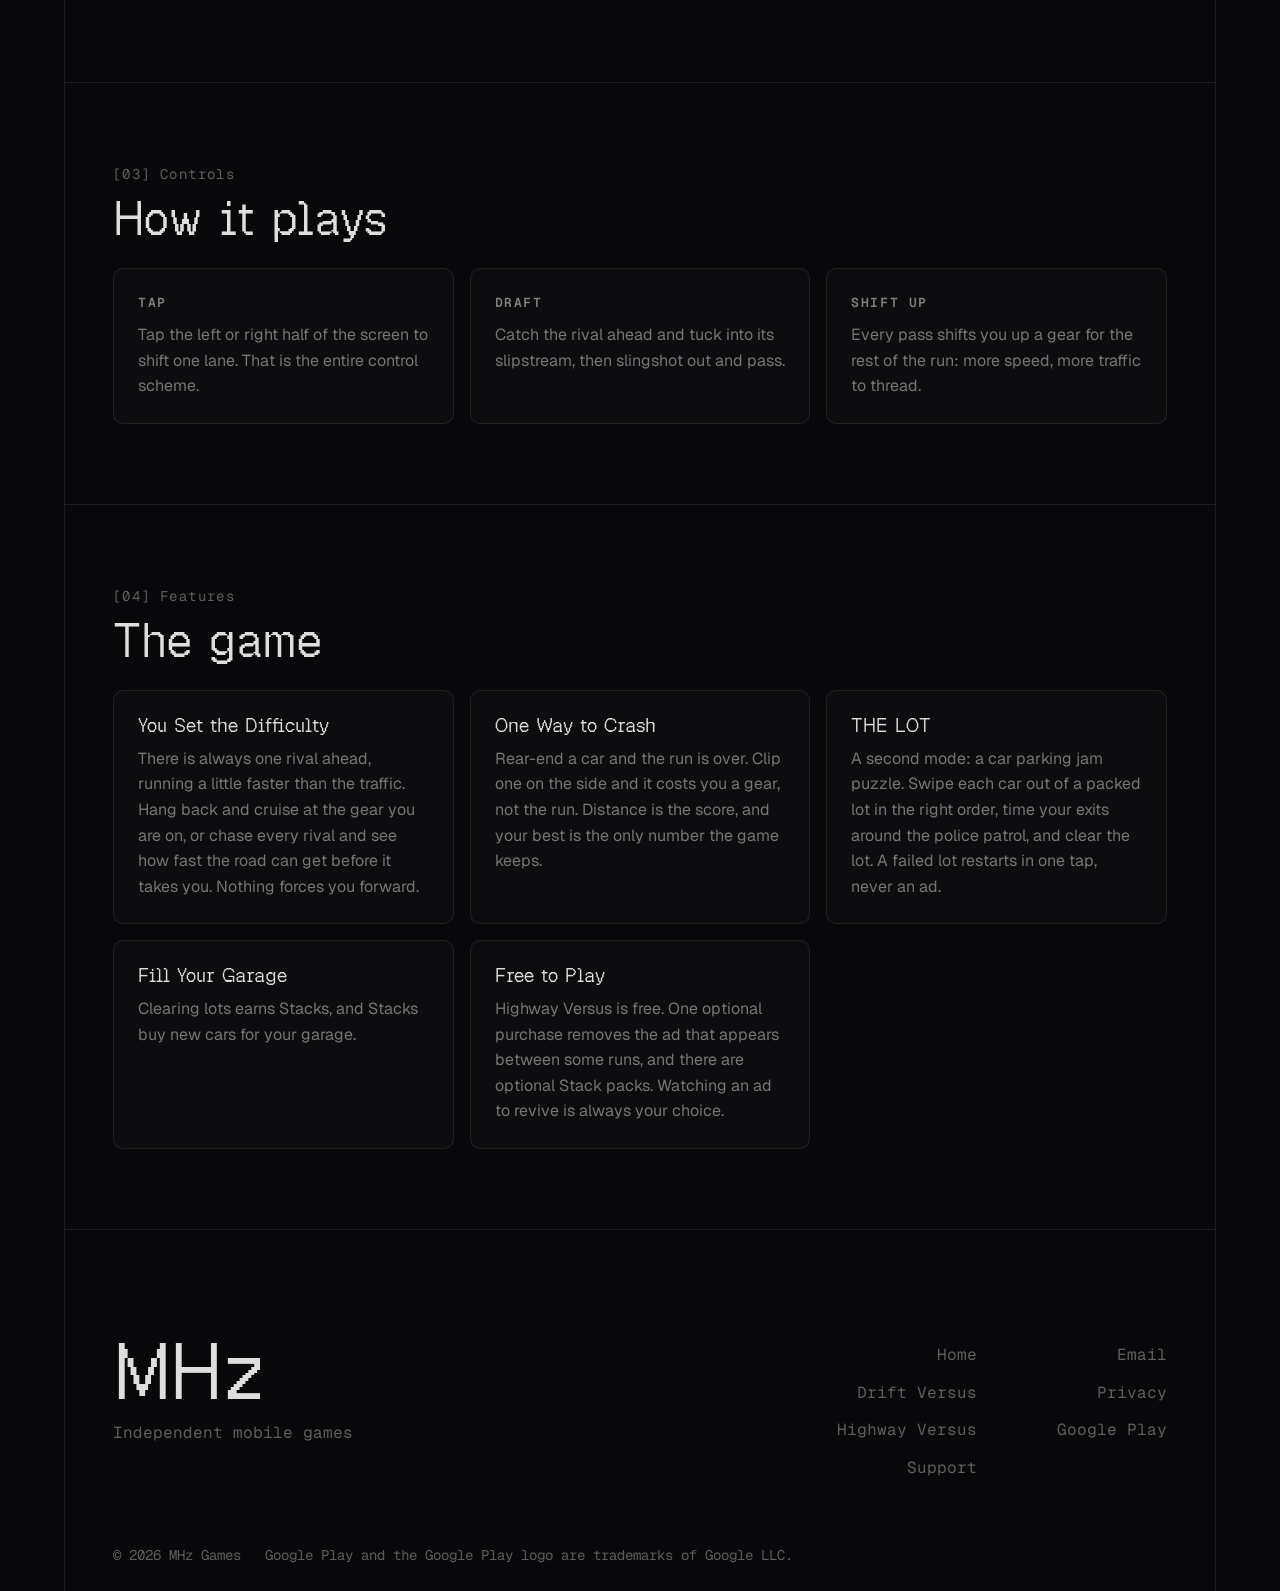
<file: highwayversus/index.html>
<!doctype html>
<html lang="en">
<head>
<meta charset="utf-8">
<meta name="viewport" content="width=device-width, initial-scale=1, viewport-fit=cover">
<meta name="theme-color" content="#13151B">
<title>Highway Versus: Traffic Racing — MHz Games</title>
<meta name="description" content="Endless traffic racing game for Android. One tap per lane on a night highway: draft a rival, slingshot past and shift up. Plus THE LOT, a parking jam puzzle mode. Free.">
<link rel="canonical" href="https://mhzgames.com/highwayversus/">
<link rel="icon" type="image/png" href="img/icon-64.png">
<link rel="apple-touch-icon" href="img/icon-180.png">

<meta property="og:type" content="website">
<meta property="og:site_name" content="MHz Games">
<meta property="og:title" content="Highway Versus: Traffic Racing">
<meta property="og:description" content="A one-tap endless traffic racer on a night highway. Pass a rival, shift up, go faster. Don’t rear-end anyone.">
<meta property="og:url" content="https://mhzgames.com/highwayversus/">
<meta property="og:image" content="https://mhzgames.com/highwayversus/img/banner.jpg">
<meta property="og:image:width" content="1024">
<meta property="og:image:height" content="500">
<meta name="twitter:card" content="summary_large_image">

<script type="application/ld+json">
{
  "@context": "https://schema.org",
  "@type": "VideoGame",
  "name": "Highway Versus: Traffic Racing",
  "url": "https://mhzgames.com/highwayversus/",
  "image": "https://mhzgames.com/highwayversus/img/icon-512.png",
  "description": "A one-tap endless traffic racer on a night highway. Draft the rival ahead, slingshot past and shift up a gear. Plus THE LOT, a parking jam puzzle mode.",
  "genre": "Racing",
  "gamePlatform": "Android",
  "operatingSystem": "Android 8.0+",
  "applicationCategory": "GameApplication",
  "author": { "@type": "Organization", "name": "MHz Games", "url": "https://mhzgames.com/" },
  "offers": { "@type": "Offer", "price": "0", "priceCurrency": "USD" }
}
</script>

<link rel="preconnect" href="https://fonts.googleapis.com">
<link rel="preconnect" href="https://fonts.gstatic.com" crossorigin>
<link rel="preload" href="/fonts/GeistPixel.woff2" as="font" type="font/woff2" crossorigin>
<link rel="stylesheet" href="https://fonts.googleapis.com/css2?family=Geist:wght@300..700&family=Geist+Mono:wght@400;500&display=swap">
<link rel="stylesheet" href="/styles.css">
</head>
<body>

<nav class="nav">
  <div class="nav-inner">
    <a class="nav-mark" href="/"><img src="/mhz-logo.svg" width="1538" height="673" alt="MHz Games"></a>
    <ul class="nav-links">
      <li><a class="nav-link" href="/">Home<sup>00</sup></a></li>
      <li><a class="nav-link" href="/#games" aria-current="page">Games<sup>01</sup></a></li>
      <li><a class="nav-link" href="/support/">Support<sup>02</sup></a></li>
    </ul>
  </div>
</nav>

<!-- Copy follows the LIVE Play listing (2026-10-13), which is checked
     against the endless build in STORE_LISTING.md in the THS repo. Update
     both together, and never claim something the shipped build does not do. -->
<div class="shell">
  <div class="column">

    <header class="section inset hero">
      <p class="eyebrow">[01] Games</p>

      <img class="banner" src="img/banner.webp" width="1024" height="500"
           alt="A blue coupe racing down a night highway past city lights">

      <div class="title-row">
        <img class="app-icon" src="img/icon-512.png" width="512" height="512" alt="Highway Versus app icon">
        <div>
          <h1>Highway Versus</h1>
          <p class="by">Traffic Racing · MHz Games</p>
        </div>
      </div>

      <p class="pitch">A one-tap endless racer on a night highway. Tap left or right to shift a lane, thread the traffic, and pass the rival ahead to shift up. How fast it gets is up to you.</p>

      <div class="cta">
        <a class="play-badge" href="https://play.google.com/store/apps/details?id=id.mhz.highwayversus">
          <img src="/driftversus/img/google-play-badge.png" width="564" height="168" alt="Get it on Google Play">
        </a>
        <span class="store-soon" aria-disabled="true">
          <small>Coming soon to the</small>
          <span>App Store</span>
        </span>
      </div>

      <ul class="tags">
        <li class="tag">Free to play</li>
        <li class="tag">Android 8.0+</li>
        <li class="tag">One-tap controls</li>
        <li class="tag">No account needed</li>
      </ul>
    </header>

    <section class="section inset">
      <p class="eyebrow">[02] Screenshots</p>
      <h2>In motion</h2>
      <!-- The strip scrolls, not the document: a phone never gets a
           sideways-scrolling page. -->
      <div class="shots" role="list">
        <img role="listitem" src="img/shot-midrun.webp" width="720" height="1280" loading="lazy" alt="A yellow car threading between two lanes of traffic on a night highway, 2,145 m">
        <img role="listitem" src="img/shot-draft.webp" width="720" height="1280" loading="lazy" alt="Tucked into the rival’s slipstream, ready to slingshot past">
        <img role="listitem" src="img/shot-newbest.webp" width="720" height="1280" loading="lazy" alt="The end-of-run card showing a new best distance">
        <img role="listitem" src="img/shot-thelot.webp" width="720" height="1280" loading="lazy" alt="THE LOT, a parking jam puzzle with cars packed into a lot">
        <img role="listitem" src="img/shot-garage.webp" width="720" height="1280" loading="lazy" alt="The garage, where Stacks unlock new cars">
        <img role="listitem" src="img/shot-tunnel.webp" width="720" height="1280" loading="lazy" alt="Racing through a lit tunnel at a high gear">
      </div>
    </section>

    <section class="section inset">
      <p class="eyebrow">[03] Controls</p>
      <h2>How it plays</h2>
      <div class="grid steps">
        <div class="card step">
          <b>Tap</b>
          <p>Tap the left or right half of the screen to shift one lane. That is the entire control scheme.</p>
        </div>
        <div class="card step">
          <b>Draft</b>
          <p>Catch the rival ahead and tuck into its slipstream, then slingshot out and pass.</p>
        </div>
        <div class="card step">
          <b>Shift up</b>
          <p>Every pass shifts you up a gear for the rest of the run: more speed, more traffic to thread.</p>
        </div>
      </div>
    </section>

    <section class="section inset">
      <p class="eyebrow">[04] Features</p>
      <h2>The game</h2>
      <div class="grid features">
        <section class="card feature">
          <h3>You Set the Difficulty</h3>
          <p>There is always one rival ahead, running a little faster than the traffic. Hang back and cruise at the gear you are on, or chase every rival and see how fast the road can get before it takes you. Nothing forces you forward.</p>
        </section>
        <section class="card feature">
          <h3>One Way to Crash</h3>
          <p>Rear-end a car and the run is over. Clip one on the side and it costs you a gear, not the run. Distance is the score, and your best is the only number the game keeps.</p>
        </section>
        <section class="card feature">
          <h3>THE LOT</h3>
          <p>A second mode: a car parking jam puzzle. Swipe each car out of a packed lot in the right order, time your exits around the police patrol, and clear the lot. A failed lot restarts in one tap, never an ad.</p>
        </section>
        <section class="card feature">
          <h3>Fill Your Garage</h3>
          <p>Clearing lots earns Stacks, and Stacks buy new cars for your garage.</p>
        </section>
        <section class="card feature">
          <h3>Free to Play</h3>
          <p>Highway Versus is free. One optional purchase removes the ad that appears between some runs, and there are optional Stack packs. Watching an ad to revive is always your choice.</p>
        </section>
      </div>
    </section>

  </div>
</div>

<footer class="footer">
  <div class="shell">
    <div class="footer-inner">
      <div class="footer-top">
        <div>
          <h2 class="footer-wordmark">MHz</h2>
          <p class="footer-tagline">Independent mobile games</p>
        </div>
        <nav class="footer-nav">
          <div class="footer-col">
            <a class="footer-link" href="/">Home</a>
            <a class="footer-link" href="/driftversus/">Drift Versus</a>
            <a class="footer-link" href="/highwayversus/">Highway Versus</a>
            <a class="footer-link" href="/support/">Support</a>
          </div>
          <div class="footer-col">
            <a class="footer-link" href="mailto:hello@mhzgames.com">Email</a>
            <a class="footer-link" href="https://privacy.mhzgames.com/highwayversus/" target="_blank" rel="noopener noreferrer">Privacy</a>
            <a class="footer-link" href="https://play.google.com/store/apps/details?id=id.mhz.highwayversus" target="_blank" rel="noopener noreferrer">Google Play</a>
          </div>
        </nav>
      </div>
      <div class="footer-bottom">
        <p>© 2026 MHz Games</p>
        <p>Google Play and the Google Play logo are trademarks of Google LLC.</p>
      </div>
    </div>
  </div>
</footer>

<style>
/* Page-specific: the hero banner with the icon overlapping its lower edge. */
/* The banner keeps its aspect ratio until the column gets wide, then the
   cap takes over and the artwork crops rather than growing to ~630px tall
   and swallowing the fold. */
.banner {
    width: 100%;
    aspect-ratio: 1024 / 500;
    max-height: 26rem;
    object-fit: cover;
    border: 1px solid var(--border);
    border-radius: var(--radius);
    margin-top: 1.5rem;
}
.title-row {
    display: flex;
    gap: 1.25rem;
    align-items: center;
    position: relative;
    margin: -2.5rem 0 0 1.25rem;
}
.app-icon {
    width: 7rem;
    height: 7rem;
    flex: none;
    border-radius: 22%;
    border: 3px solid var(--background);
    box-shadow: 0 8px 24px rgba(0, 0, 0, 0.45);
}
.title-row h1 {
    margin: 2.5rem 0 0;
    font-size: clamp(1.9rem, 7vw, 3rem);
}
.title-row .by {
    margin: 0.35rem 0 0;
    font-family: var(--font-mono);
    font-size: 0.8125rem;
    letter-spacing: 0.12em;
    text-transform: uppercase;
    color: color-mix(in oklch, var(--foreground) 40%, transparent);
}
.pitch {
    margin: 1.75rem 0 1.5rem;
    font-size: clamp(1.15rem, 3.5vw, 1.4rem);
    line-height: 1.4;
    color: color-mix(in oklch, var(--foreground) 65%, transparent);
    max-width: 36rem;
}
.cta { display: flex; flex-wrap: wrap; gap: 0.75rem; align-items: center; }
/* Google's badge is used as supplied: their guidelines ask that it is never
   recoloured, restyled, or drawn smaller than other store badges beside it.
   It stays full-colour even though the rest of the page is monochrome. */
.play-badge img { height: 3.25rem; width: auto; }

/* The App Store slot, sized and shaped to sit beside the Play badge. iOS
   isn't out, so it's a dimmed placeholder rather than Apple's badge. */
.store-soon {
    display: inline-flex;
    flex-direction: column;
    justify-content: center;
    height: 3.25rem;
    padding: 0 1.25rem;
    border: 1px solid color-mix(in oklch, var(--foreground) 25%, transparent);
    border-radius: 0.5rem;
    background: #000;
    color: color-mix(in oklch, var(--foreground) 55%, transparent);
    line-height: 1.1;
    cursor: default;
}
.store-soon small {
    font-family: var(--font-mono);
    font-size: 0.625rem;
    letter-spacing: 0.1em;
    text-transform: uppercase;
}
.store-soon span { font-size: 1.25rem; font-weight: 500; }

/* Screenshot strip. */
.shots {
    display: flex;
    gap: 0.75rem;
    overflow-x: auto;
    scroll-snap-type: x mandatory;
    margin-top: 1.5rem;
    padding-bottom: 0.75rem;
    scrollbar-color: rgba(255, 255, 255, 0.2) transparent;
}
.shots img {
    flex: none;
    width: min(62vw, 13.5rem);
    aspect-ratio: 9 / 16;
    object-fit: cover;
    scroll-snap-align: start;
    border: 1px solid var(--border);
    border-radius: calc(var(--radius) * 0.8);
}

.grid { margin-top: 1.5rem; }

.step b {
    display: block;
    font-family: var(--font-mono);
    font-size: 0.8125rem;
    text-transform: uppercase;
    letter-spacing: 0.12em;
    color: color-mix(in oklch, var(--foreground) 55%, transparent);
    margin-bottom: 0.5rem;
}
.step p { color: color-mix(in oklch, var(--foreground) 50%, transparent); }

.features { grid-template-columns: repeat(auto-fit, minmax(18rem, 1fr)); }
.feature h3 { font-size: 1.2rem; }
.feature p {
    margin: 0.6rem 0 0;
    color: color-mix(in oklch, var(--foreground) 50%, transparent);
}

/* Phones: both store buttons have to land in the first screen, so the hero
   is tightened and the buttons move up above the pitch, stacked full width.
   The Play badge itself is never stretched; its link becomes a black bar the
   width of the column with the badge centred, edge to edge with the bar's
   own matching border, so it reads as one button. */
@media (max-width: 36rem) {
    .hero { display: flex; flex-direction: column; padding-top: 0.5rem; }
    .hero .eyebrow { display: none; }
    .banner { margin-top: 0; }
    .title-row { margin: -1.75rem 0 0 0.75rem; gap: 0.9rem; }
    .app-icon { width: 5.25rem; height: 5.25rem; }
    .title-row h1 { margin-top: 1.9rem; }
    .title-row .by { font-size: 0.75rem; letter-spacing: 0.08em; }

    .cta {
        order: 1;
        display: grid;
        grid-template-columns: 1fr;
        gap: 0.625rem;
        margin-top: 1.25rem;
    }
    .play-badge {
        display: flex;
        justify-content: center;
        background: #000;
        border: 1px solid #a6a6a6;
        border-radius: 0.5rem;
        overflow: hidden;
    }
    /* Clip the badge's own hairline frame so the bar's border is the only
       one; the badge's black field runs straight into the bar's. */
    .play-badge img { height: calc(3.5rem - 2px); clip-path: inset(4px); }
    .store-soon {
        width: 100%;
        height: 3.5rem;
        align-items: center;
        text-align: center;
    }
    .pitch { order: 2; margin: 1.5rem 0 0; font-size: 1.1rem; }
    .tags { order: 3; }
}
</style>

</body>
</html>
</file>
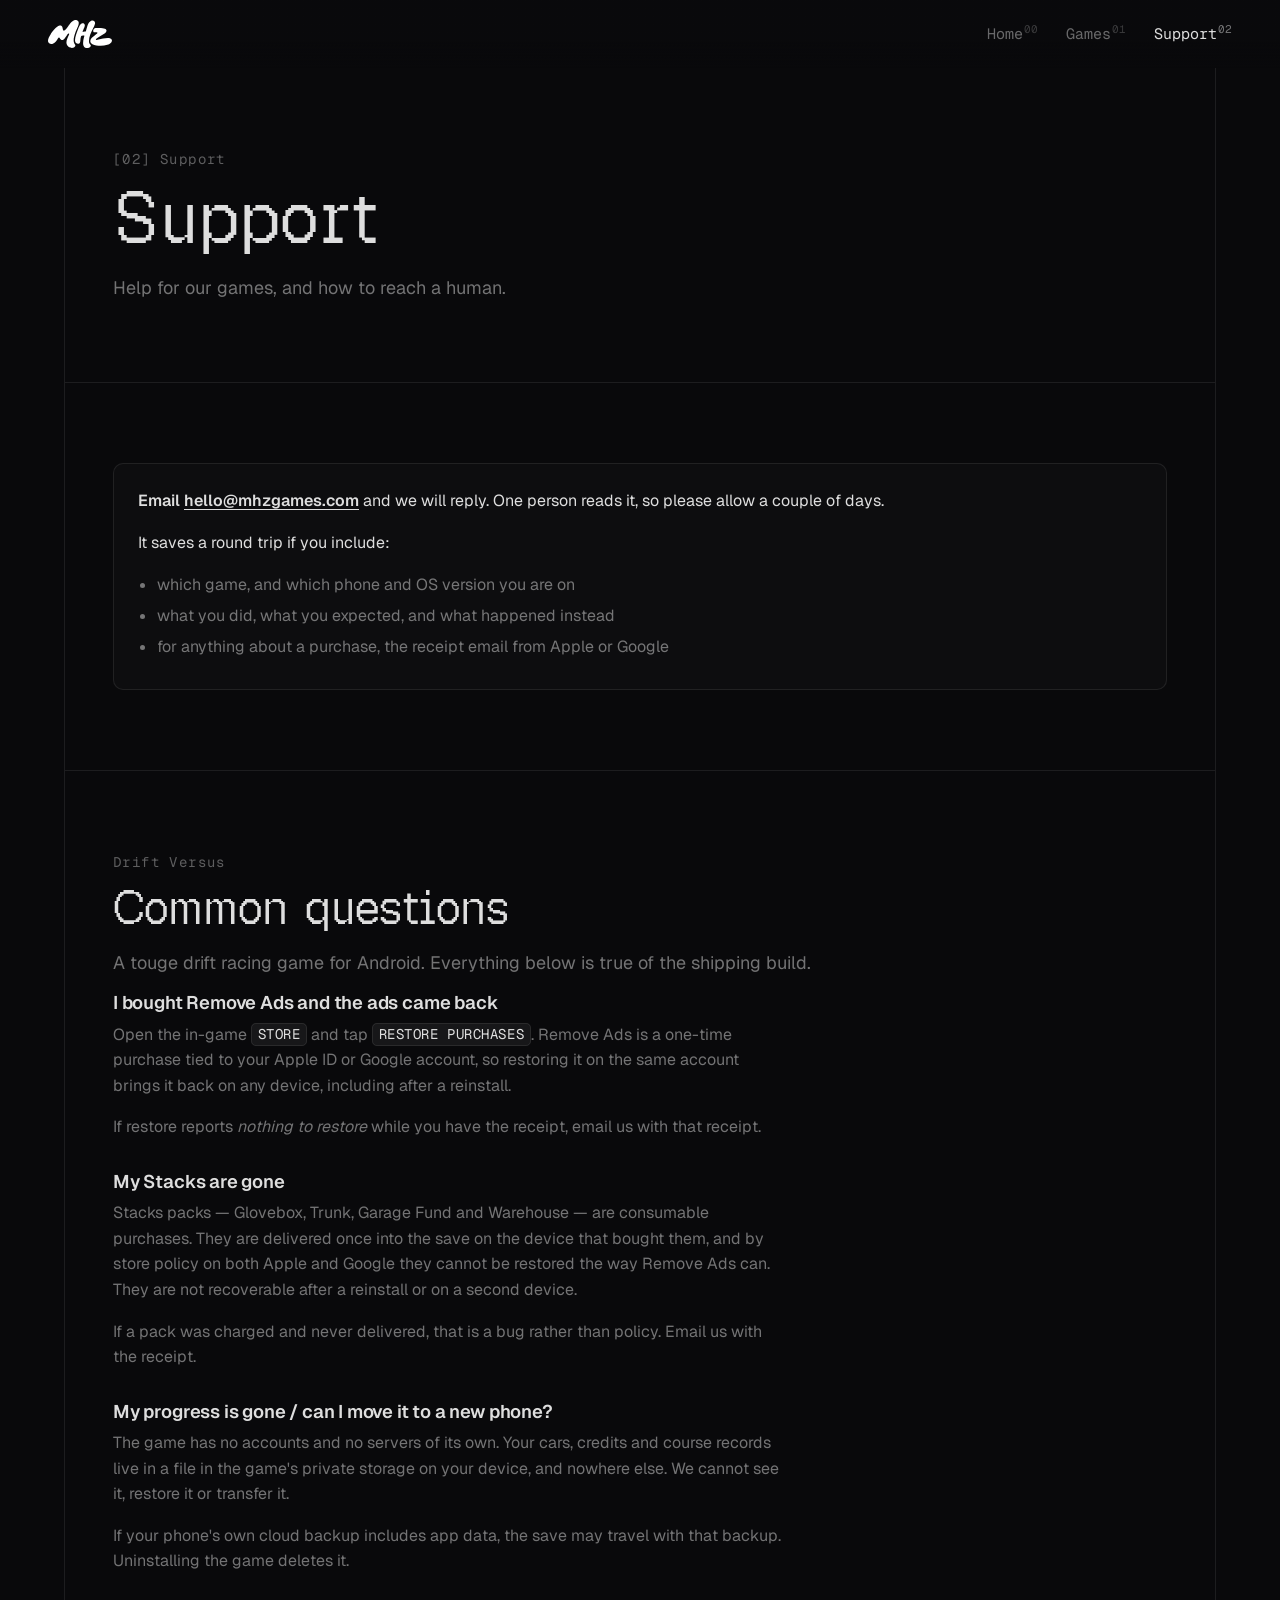
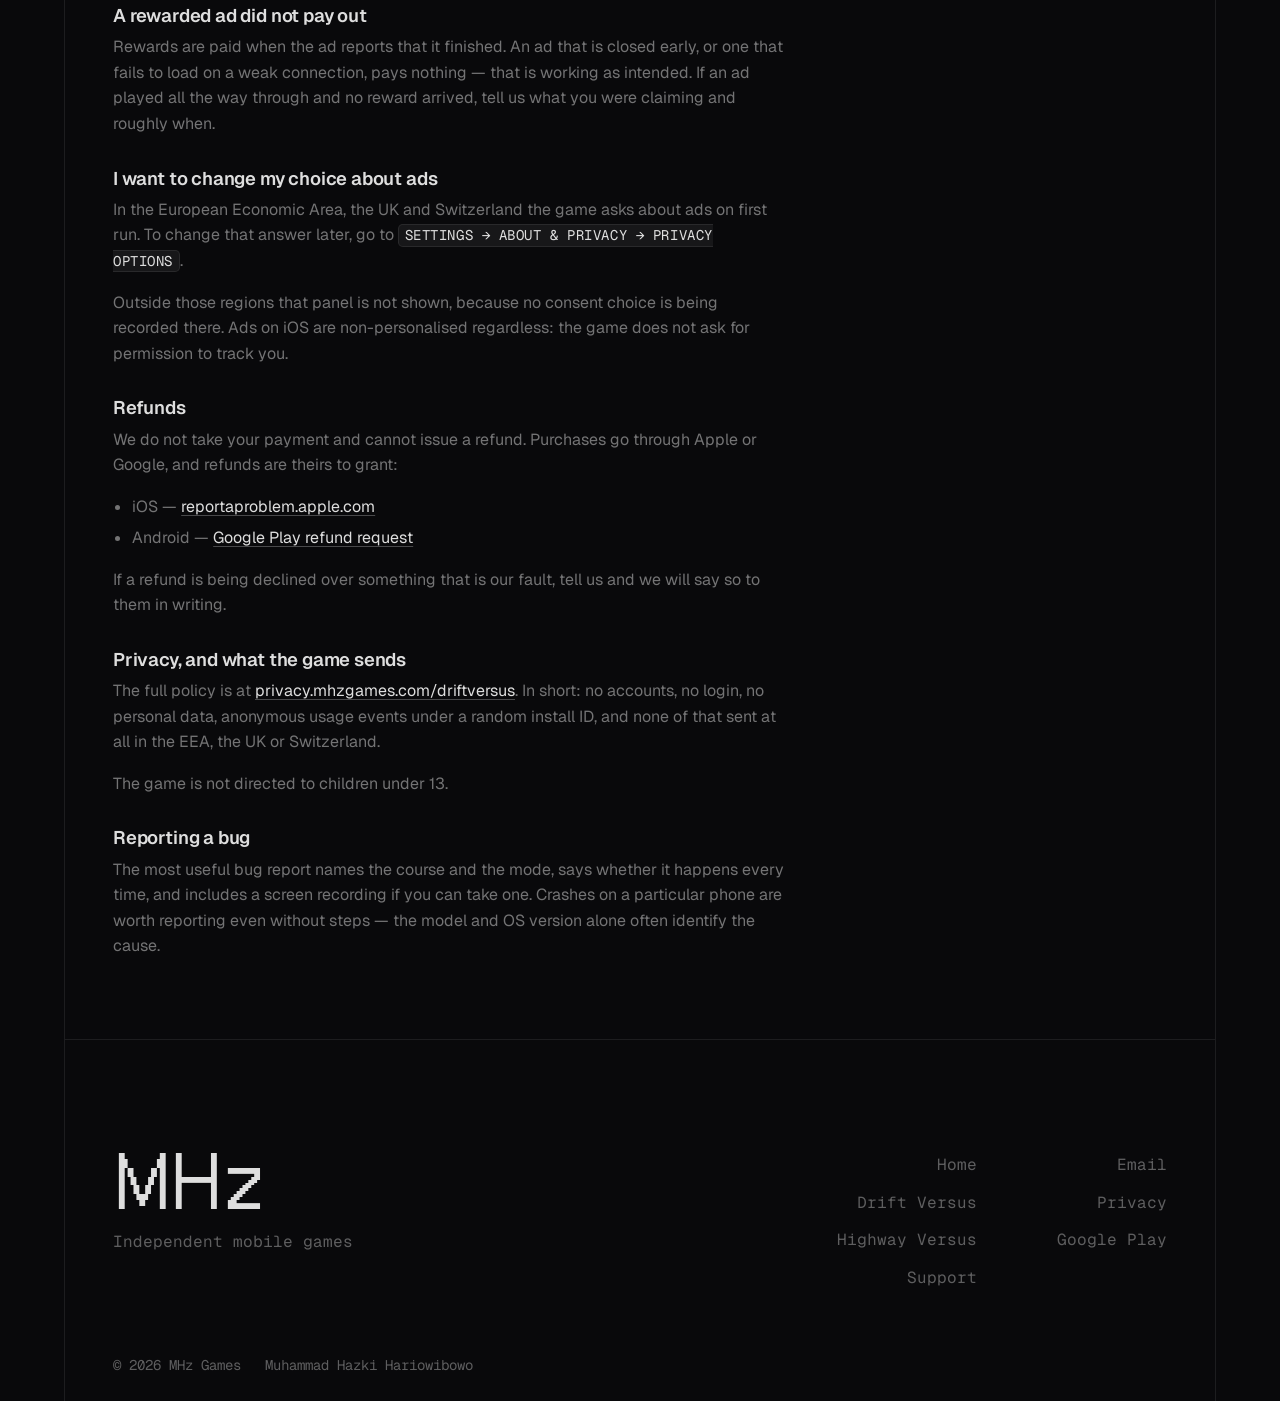
<file: support/index.html>
<!doctype html>
<html lang="en">
<head>
<meta charset="utf-8">
<meta name="viewport" content="width=device-width, initial-scale=1, viewport-fit=cover">
<meta name="theme-color" content="#13151B">
<title>Support — MHz Games</title>
<meta name="description" content="Support for MHz Games titles. Contact, purchase and restore help, saved progress, ads and privacy choices for Drift Versus.">
<link rel="canonical" href="https://mhzgames.com/support/">
<link rel="icon" type="image/png" href="/driftversus/img/icon-64.png">
<link rel="apple-touch-icon" href="/driftversus/img/icon-180.png">

<link rel="preconnect" href="https://fonts.googleapis.com">
<link rel="preconnect" href="https://fonts.gstatic.com" crossorigin>
<link rel="preload" href="/fonts/GeistPixel.woff2" as="font" type="font/woff2" crossorigin>
<link rel="stylesheet" href="https://fonts.googleapis.com/css2?family=Geist:wght@300..700&family=Geist+Mono:wght@400;500&display=swap">
<link rel="stylesheet" href="/styles.css">
</head>
<body>

<nav class="nav">
  <div class="nav-inner">
    <a class="nav-mark" href="/"><img src="/mhz-logo.svg" width="1538" height="673" alt="MHz Games"></a>
    <ul class="nav-links">
      <li><a class="nav-link" href="/">Home<sup>00</sup></a></li>
      <li><a class="nav-link" href="/#games">Games<sup>01</sup></a></li>
      <li><a class="nav-link" href="/support/" aria-current="page">Support<sup>02</sup></a></li>
    </ul>
  </div>
</nav>

<div class="shell">
  <div class="column">

    <header class="section inset">
      <p class="eyebrow">[02] Support</p>
      <h1>Support</h1>
      <p class="lede">Help for our games, and how to reach a human.</p>
    </header>

    <section class="section inset">
      <div class="card contact">
        <p><strong>Email <a href="mailto:hello@mhzgames.com">hello@mhzgames.com</a></strong> and we will reply. One person reads it, so please allow a couple of days.</p>
        <p>It saves a round trip if you include:</p>
        <ul>
          <li>which game, and which phone and OS version you are on</li>
          <li>what you did, what you expected, and what happened instead</li>
          <li>for anything about a purchase, the receipt email from Apple or Google</li>
        </ul>
      </div>
    </section>

    <section class="section inset">
      <p class="eyebrow">Drift Versus</p>
      <h2>Common questions</h2>
      <p class="lede">A touge drift racing game for Android. Everything below is true of the shipping build.</p>

      <div class="prose">
        <h4>I bought Remove Ads and the ads came back</h4>
        <p>Open the in-game <span class="path">STORE</span> and tap <span class="path">RESTORE PURCHASES</span>. Remove Ads is a one-time purchase tied to your Apple ID or Google account, so restoring it on the same account brings it back on any device, including after a reinstall.</p>
        <p>If restore reports <em>nothing to restore</em> while you have the receipt, email us with that receipt.</p>

        <h4>My Stacks are gone</h4>
        <p>Stacks packs — Glovebox, Trunk, Garage Fund and Warehouse — are consumable purchases. They are delivered once into the save on the device that bought them, and by store policy on both Apple and Google they cannot be restored the way Remove Ads can. They are not recoverable after a reinstall or on a second device.</p>
        <p>If a pack was charged and never delivered, that is a bug rather than policy. Email us with the receipt.</p>

        <h4>My progress is gone / can I move it to a new phone?</h4>
        <p>The game has no accounts and no servers of its own. Your cars, credits and course records live in a file in the game's private storage on your device, and nowhere else. We cannot see it, restore it or transfer it.</p>
        <p>If your phone's own cloud backup includes app data, the save may travel with that backup. Uninstalling the game deletes it.</p>

        <h4>A rewarded ad did not pay out</h4>
        <p>Rewards are paid when the ad reports that it finished. An ad that is closed early, or one that fails to load on a weak connection, pays nothing — that is working as intended. If an ad played all the way through and no reward arrived, tell us what you were claiming and roughly when.</p>

        <h4>I want to change my choice about ads</h4>
        <p>In the European Economic Area, the UK and Switzerland the game asks about ads on first run. To change that answer later, go to <span class="path">SETTINGS → ABOUT &amp; PRIVACY → PRIVACY OPTIONS</span>.</p>
        <p>Outside those regions that panel is not shown, because no consent choice is being recorded there. Ads on iOS are non-personalised regardless: the game does not ask for permission to track you.</p>

        <h4>Refunds</h4>
        <p>We do not take your payment and cannot issue a refund. Purchases go through Apple or Google, and refunds are theirs to grant:</p>
        <ul>
          <li>iOS — <a href="https://reportaproblem.apple.com/">reportaproblem.apple.com</a></li>
          <li>Android — <a href="https://support.google.com/googleplay/answer/2479637">Google Play refund request</a></li>
        </ul>
        <p>If a refund is being declined over something that is our fault, tell us and we will say so to them in writing.</p>

        <h4>Privacy, and what the game sends</h4>
        <p>The full policy is at <a href="https://privacy.mhzgames.com/driftversus/">privacy.mhzgames.com/driftversus</a>. In short: no accounts, no login, no personal data, anonymous usage events under a random install ID, and none of that sent at all in the EEA, the UK or Switzerland.</p>
        <p>The game is not directed to children under 13.</p>

        <h4>Reporting a bug</h4>
        <p>The most useful bug report names the course and the mode, says whether it happens every time, and includes a screen recording if you can take one. Crashes on a particular phone are worth reporting even without steps — the model and OS version alone often identify the cause.</p>
      </div>
    </section>

  </div>
</div>

<footer class="footer">
  <div class="shell">
    <div class="footer-inner">
      <div class="footer-top">
        <div>
          <h2 class="footer-wordmark">MHz</h2>
          <p class="footer-tagline">Independent mobile games</p>
        </div>
        <nav class="footer-nav">
          <div class="footer-col">
            <a class="footer-link" href="/">Home</a>
            <a class="footer-link" href="/driftversus/">Drift Versus</a>
            <a class="footer-link" href="/highwayversus/">Highway Versus</a>
            <a class="footer-link" href="/support/">Support</a>
          </div>
          <div class="footer-col">
            <a class="footer-link" href="mailto:hello@mhzgames.com">Email</a>
            <a class="footer-link" href="https://privacy.mhzgames.com/" target="_blank" rel="noopener noreferrer">Privacy</a>
            <a class="footer-link" href="https://play.google.com/store/apps/details?id=id.mhz.driftversus" target="_blank" rel="noopener noreferrer">Google Play</a>
          </div>
        </nav>
      </div>
      <div class="footer-bottom">
        <p>© 2026 MHz Games</p>
        <p>Muhammad Hazki Hariowibowo</p>
      </div>
    </div>
  </div>
</footer>

<style>
.contact p:first-child { margin-top: 0; }
.contact ul {
    margin: 0.5rem 0 0;
    padding-left: 1.2rem;
    color: color-mix(in oklch, var(--foreground) 50%, transparent);
}
.contact li { margin: 0.35rem 0; }
.contact a { color: var(--foreground); text-decoration: underline; text-underline-offset: 0.2em; }

/* In-game menu paths. No `white-space: nowrap` — the longest path,
   SETTINGS → ABOUT & PRIVACY → PRIVACY OPTIONS, is wider than a phone
   viewport, and pinning it to one line widened the document and clipped
   every paragraph on the right. It wraps; the arrows still read. */
.path {
    font-family: var(--font-mono);
    font-size: 0.875em;
    letter-spacing: 0.04em;
    color: var(--foreground);
    background: rgba(255, 255, 255, 0.06);
    border: 1px solid var(--border);
    border-radius: 0.3rem;
    padding: 0.08em 0.4em;
}

.prose h4:first-child { margin-top: 1rem; }
</style>

</body>
</html>
</file>
<file: styles.css>
/* MHz Games — shared stylesheet.

   The design system is lifted from the portfolio at hazki.vercel.app
   (`app/globals.css` in the hazki-portfolio repo): the same oklch neutral
   tokens, the same Geist / Geist Mono / Geist Pixel typography, the same
   1300px column with hairline rules down both edges.

   That site is Next.js + Tailwind v4; this one is three static files on
   GitHub Pages. So the tokens are copied by hand and the Tailwind utilities
   are written out as plain classes. If the portfolio's palette moves, this
   file has to be updated to match — there is no build step to do it.

   Monochrome throughout. The old Drift Versus yellow (#ECAE2C) is gone;
   emphasis comes from opacity and the hover glow, as it does on the
   portfolio. */

/* ─── Pixel heading face, self-hosted ─────────────────────────────────────
   Geist Pixel is not on Google Fonts, so the woff2 travels with the repo.
   Geist and Geist Mono come from the CDN via the <link> in each page. */
@font-face {
    font-family: "Geist Pixel";
    src: url("/fonts/GeistPixel.woff2") format("woff2");
    font-weight: 400 600;
    font-display: swap;
}

:root {
    /* Copied from the portfolio's `:root`, which is dark-by-default. */
    --background: oklch(0.141 0.005 285.823);
    --foreground: oklch(0.90 0 0);
    --card: oklch(0.21 0.006 285.885);
    --muted-foreground: oklch(0.705 0.015 286.067);
    --border: oklch(1 0 0 / 8%);
    --radius: 0.625rem;

    --font-sans: "Geist", ui-sans-serif, system-ui, -apple-system, sans-serif;
    --font-mono: "Geist Mono", ui-monospace, SFMono-Regular, Menlo, monospace;
    --font-pixel: "Geist Pixel", var(--font-sans);

    /* The portfolio's page gutters: 20 / 40 / 64px, with the content column
       inset a further 20 / 32 / 48px inside the ruled edges. */
    --gutter: 1.25rem;
    --inset: 1.25rem;
    --column: 1300px;
}

@media (min-width: 768px) {
    :root { --gutter: 2.5rem; --inset: 2rem; }
}
@media (min-width: 1024px) {
    :root { --gutter: 4rem; --inset: 3rem; }
}

*, *::before, *::after { box-sizing: border-box; }

html {
    -webkit-text-size-adjust: 100%;
    scroll-behavior: smooth;
    background: var(--background);
}

body {
    margin: 0;
    min-height: 100vh;
    display: flex;
    flex-direction: column;
    background: var(--background);
    color: var(--foreground);
    font-family: var(--font-sans);
    font-size: 16px;
    line-height: 1.6;
    -webkit-font-smoothing: antialiased;
    -moz-osx-font-smoothing: grayscale;
    padding: env(safe-area-inset-top) env(safe-area-inset-right) env(safe-area-inset-bottom) env(safe-area-inset-left);
}

img { display: block; max-width: 100%; height: auto; }

/* ─── Typography ──────────────────────────────────────────────────────────
   Headings are pixel, never italic, never letterspaced — the portfolio sets
   `filter: none` and `text-shadow: none` on them deliberately, because the
   pixel face turns to mush under either. The old site's uppercase italic
   treatment is dropped with the yellow. */
h1, h2, h3, h4, h5 {
    font-family: var(--font-pixel);
    font-weight: 500;
    line-height: 1.1;
    text-wrap: balance;
}

h1 { font-size: clamp(2.5rem, 9vw, 4.5rem); margin: 0; }
h2 { font-size: 2.2rem; margin: 0; }
h3 { font-size: 1.75rem; margin: 0; }
h4 { font-size: 1.5rem; margin: 0; }
h5 { font-size: 1.2rem; margin: 0; }

@media (min-width: 768px) {
    h2 { font-size: 2.9rem; }
    h3 { font-size: 2rem; }
    h4 { font-size: 1.6rem; }
    h5 { font-size: 1.2rem; }
}

p { margin: 0 0 1rem; }
p:last-child { margin-bottom: 0; }

a { color: inherit; }

strong, b { font-weight: 600; }

/* ─── Layout ──────────────────────────────────────────────────────────────
   The portfolio's signature: a fixed-width column whose left and right edges
   are drawn as hairlines running the height of the page, with full-bleed
   rules separating sections. */
.shell {
    width: 100%;
    padding-inline: var(--gutter);
}

.column {
    width: 100%;
    max-width: var(--column);
    margin-inline: auto;
    border-inline: 1px solid var(--border);
}

.section {
    padding-block: 3rem;
    border-top: 1px solid var(--border);
}
.section:first-child { border-top: 0; }

@media (min-width: 768px) {
    .section { padding-block: 5rem; }
}

.inset { padding-inline: var(--inset); }

/* Section eyebrow — mono, dimmed, bracketed index. Straight from the
   portfolio's section headers (`[02] Selected Works`). */
.eyebrow {
    font-family: var(--font-mono);
    font-size: 0.875rem;
    letter-spacing: 0.1em;
    color: color-mix(in oklch, var(--foreground) 40%, transparent);
    margin: 0 0 0.5rem;
}

.lede {
    font-size: 1.125rem;
    color: color-mix(in oklch, var(--foreground) 50%, transparent);
    max-width: 44rem;
    margin: 1rem 0 0;
}

.prose { max-width: 42rem; }
.prose p { color: color-mix(in oklch, var(--foreground) 50%, transparent); }
.prose ul { margin: 0.5rem 0 1rem; padding-left: 1.2rem; color: color-mix(in oklch, var(--foreground) 50%, transparent); }
.prose li { margin: 0.35rem 0; }
.prose h3 { margin: 2.5rem 0 0.5rem; }
.prose h4 { margin: 2rem 0 0.5rem; font-size: 1.15rem; font-family: var(--font-sans); font-weight: 600; letter-spacing: -0.01em; }
.prose a { color: var(--foreground); text-decoration: underline; text-underline-offset: 0.2em; text-decoration-color: color-mix(in oklch, var(--foreground) 30%, transparent); transition: text-decoration-color 200ms ease; }
.prose a:hover { text-decoration-color: var(--foreground); }

/* ─── Navigation ──────────────────────────────────────────────────────────
   The portfolio's nav fades the page background out beneath itself rather
   than using a solid bar. Static here: no scroll-spy, no mobile drawer,
   because three pages do not need one. */
.nav {
    position: sticky;
    top: 0;
    z-index: 50;
    background: linear-gradient(to bottom, var(--background) 60%, transparent);
    padding-block: 1.25rem;
}

.nav-inner {
    display: flex;
    align-items: center;
    justify-content: space-between;
    gap: 1.5rem;
    max-width: var(--column);
    margin-inline: auto;
    padding-inline: var(--inset);
}

/* The studio logo, white on transparent (`mhz-logo.svg`, the same file the
   games' splash screens are cut from). Sized by height; the width follows
   the logo's 1538:673 aspect. */
.nav-mark {
    display: block;
    flex: none;
    transition: opacity 200ms ease;
}
.nav-mark img {
    height: 1.75rem;
    width: auto;
}
.nav-mark:hover { opacity: 0.7; }

.nav-links {
    display: flex;
    align-items: center;
    gap: 1.75rem;
    list-style: none;
    margin: 0;
    padding: 0;
}

/* Mono link at 40%, lifting to full on hover — the portfolio's one
   consistent interaction, used for every secondary link on the site. */
.nav-link {
    font-family: var(--font-mono);
    font-size: 0.9375rem;
    text-decoration: none;
    color: color-mix(in oklch, var(--foreground) 45%, transparent);
    transition: color 200ms ease;
}
.nav-link:hover,
.nav-link[aria-current="page"] { color: var(--foreground); }

.nav-link sup {
    font-size: 0.6875rem;
    margin-left: 0.1em;
    opacity: 0.5;
}

@media (max-width: 30rem) {
    .nav-links { gap: 1.1rem; }
    .nav-link { font-size: 0.875rem; }
    .nav-link sup { display: none; }
}

/* ─── Text button ─────────────────────────────────────────────────────────
   `.btn-text` from the portfolio, verbatim in behaviour: mono, dim, and it
   glows white on hover instead of changing colour. This is what replaces
   the yellow bordered button. */
.btn-text {
    display: inline-flex;
    align-items: center;
    gap: 0.5rem;
    font-family: var(--font-mono);
    font-size: 1rem;
    text-decoration: none;
    color: var(--foreground);
    opacity: 0.45;
    background: none;
    border: 0;
    padding: 0;
    transition: opacity 200ms ease, filter 200ms ease;
}
.btn-text:hover {
    opacity: 1;
    filter:
        drop-shadow(0 0 8px rgba(249, 249, 249, 0.5))
        drop-shadow(0 0 20px rgba(249, 249, 249, 0.2));
}

/* A bordered variant for the one real call to action per page. */
.btn {
    display: inline-flex;
    align-items: center;
    gap: 0.6rem;
    padding: 0.7rem 1.3rem;
    font-family: var(--font-mono);
    font-size: 0.9375rem;
    text-decoration: none;
    color: var(--foreground);
    border: 1px solid var(--border);
    border-radius: calc(var(--radius) * 0.8);
    background: rgba(255, 255, 255, 0.03);
    transition: border-color 200ms ease, background 200ms ease;
}
.btn:hover {
    border-color: color-mix(in oklch, var(--foreground) 35%, transparent);
    background: rgba(255, 255, 255, 0.07);
}
.btn[aria-disabled="true"] {
    color: color-mix(in oklch, var(--foreground) 40%, transparent);
    cursor: default;
}
.btn[aria-disabled="true"]:hover {
    border-color: var(--border);
    background: rgba(255, 255, 255, 0.03);
}

/* ─── Tag pill ────────────────────────────────────────────────────────────
   The portfolio's project tags. */
.tags {
    display: flex;
    flex-wrap: wrap;
    gap: 0.5rem;
    list-style: none;
    margin: 1.5rem 0 0;
    padding: 0;
}

.tag {
    font-family: var(--font-mono);
    font-size: 0.6875rem;
    text-transform: uppercase;
    letter-spacing: 0.12em;
    padding: 0.25rem 0.6rem;
    border: 1px solid var(--border);
    border-radius: 999px;
    background: rgba(255, 255, 255, 0.03);
    color: color-mix(in oklch, var(--foreground) 40%, transparent);
}

/* ─── Cards ───────────────────────────────────────────────────────────────
   Hairline borders on the page background, not filled panels. Hover lifts
   the border rather than tinting the surface. */
.card {
    border: 1px solid var(--border);
    border-radius: var(--radius);
    padding: 1.5rem;
    background: rgba(255, 255, 255, 0.02);
}

.grid {
    display: grid;
    gap: 1rem;
    grid-template-columns: repeat(auto-fit, minmax(16rem, 1fr));
}

/* ─── Footer ──────────────────────────────────────────────────────────────
   The portfolio's oversized pixel wordmark with the link columns set
   against it. */
.footer {
    margin-top: auto;
}

.footer-inner {
    max-width: var(--column);
    margin-inline: auto;
    border-inline: 1px solid var(--border);
    border-top: 1px solid var(--border);
    padding: 4rem var(--inset) 1.5rem;
}

.footer-top {
    display: flex;
    flex-direction: column;
    gap: 3rem;
    justify-content: space-between;
    align-items: flex-start;
}

@media (min-width: 768px) {
    .footer-top { flex-direction: row; gap: 3rem; }
    .footer-inner { padding-top: 7rem; }
}

.footer-wordmark {
    font-family: var(--font-pixel);
    font-size: 14vw;
    line-height: 0.8;
    letter-spacing: -0.02em;
    margin: 0;
    user-select: none;
}

@media (min-width: 768px) {
    .footer-wordmark { font-size: 6vw; }
}

.footer-tagline {
    font-family: var(--font-mono);
    font-size: 1rem;
    color: color-mix(in oklch, var(--foreground) 40%, transparent);
    margin: 1rem 0 0;
}

.footer-nav {
    display: grid;
    grid-template-columns: repeat(2, auto);
    gap: 3rem;
    flex-shrink: 0;
}

@media (min-width: 768px) {
    .footer-nav { gap: 5rem; }
}

.footer-col {
    display: flex;
    flex-direction: column;
    gap: 0.75rem;
}

@media (min-width: 768px) {
    .footer-col { text-align: right; }
}

.footer-link {
    font-family: var(--font-mono);
    font-size: 1rem;
    text-decoration: none;
    color: color-mix(in oklch, var(--foreground) 40%, transparent);
    transition: color 300ms ease;
}
.footer-link:hover { color: var(--foreground); }

.footer-bottom {
    display: flex;
    flex-wrap: wrap;
    gap: 0.5rem 1.5rem;
    padding-top: 4rem;
    font-family: var(--font-mono);
    font-size: 0.875rem;
    color: color-mix(in oklch, var(--foreground) 40%, transparent);
}
.footer-bottom p { margin: 0; }

/* ─── Reduced motion ──────────────────────────────────────────────────────
   Nothing here animates on a timer, but the hover transitions and smooth
   scrolling still deserve the opt-out. */
@media (prefers-reduced-motion: reduce) {
    html { scroll-behavior: auto; }
    *, *::before, *::after {
        transition-duration: 0.01ms !important;
        animation-duration: 0.01ms !important;
    }
}
</file>
